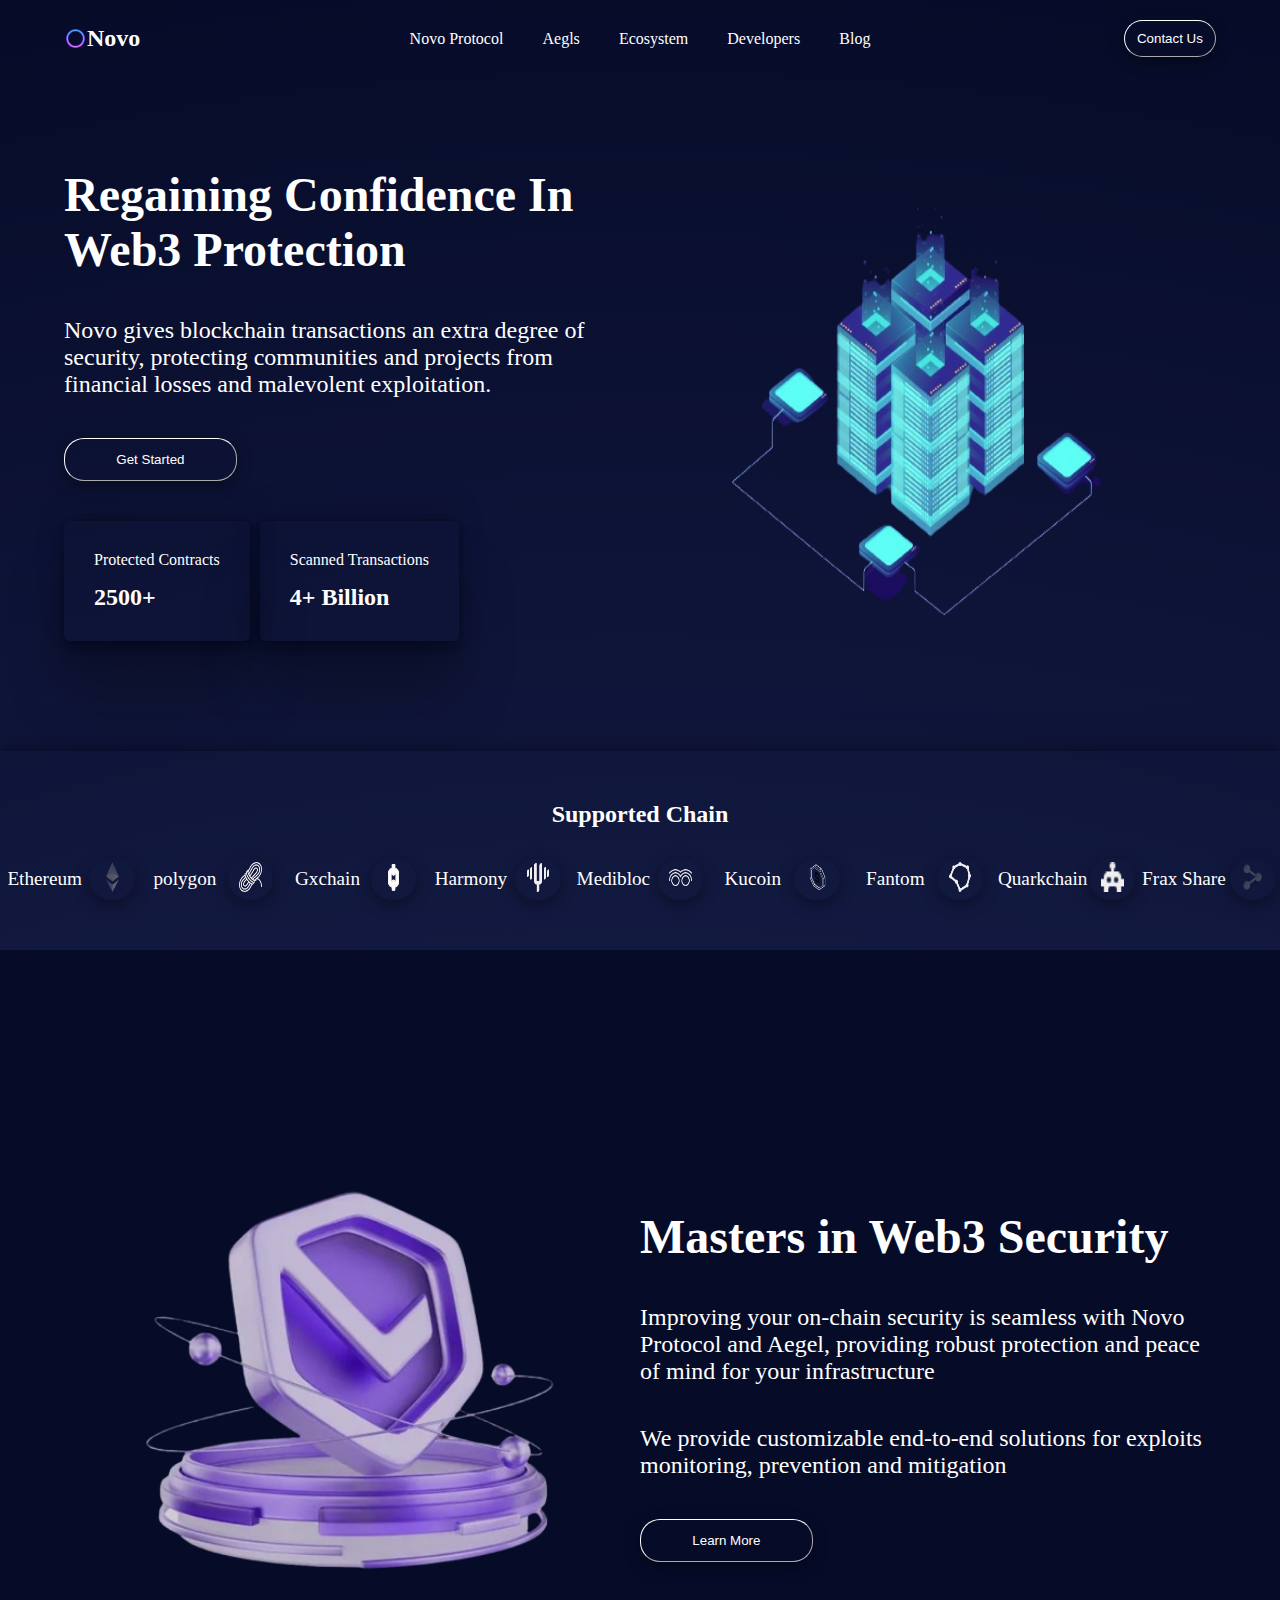
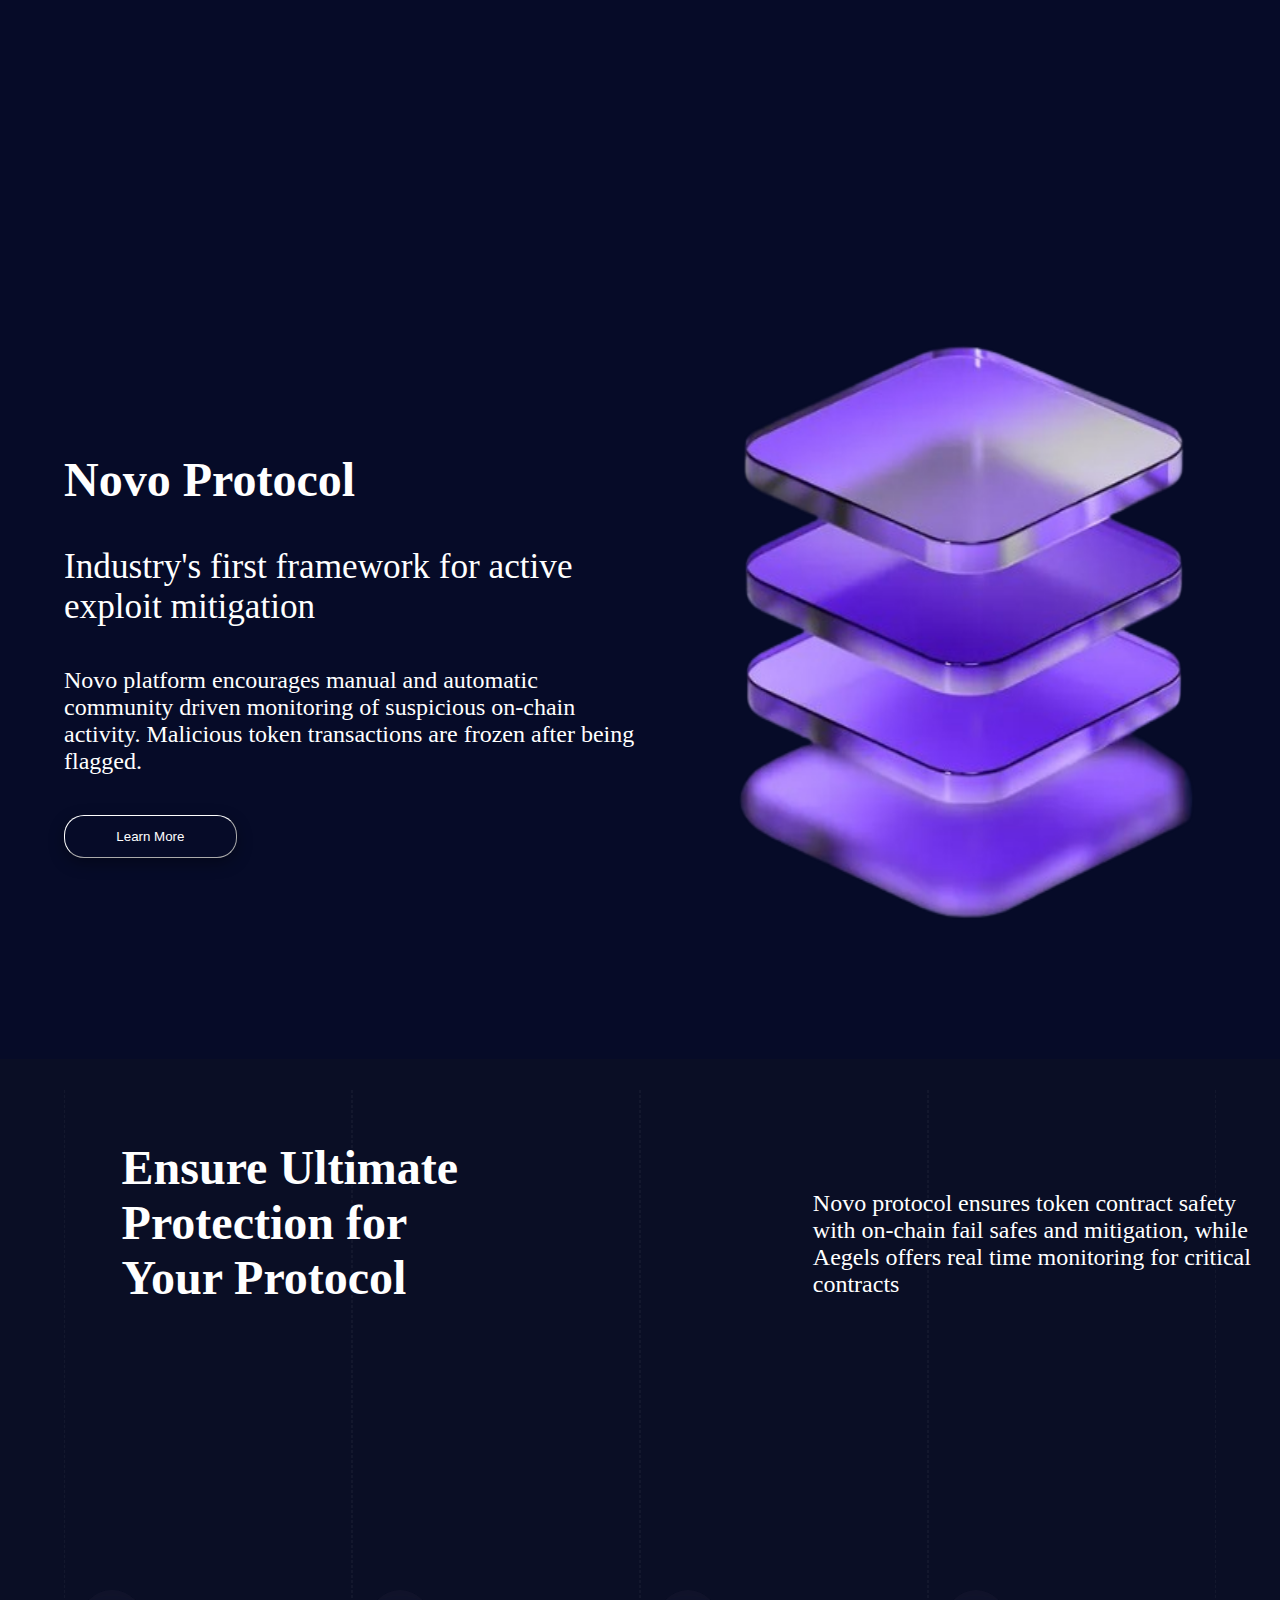
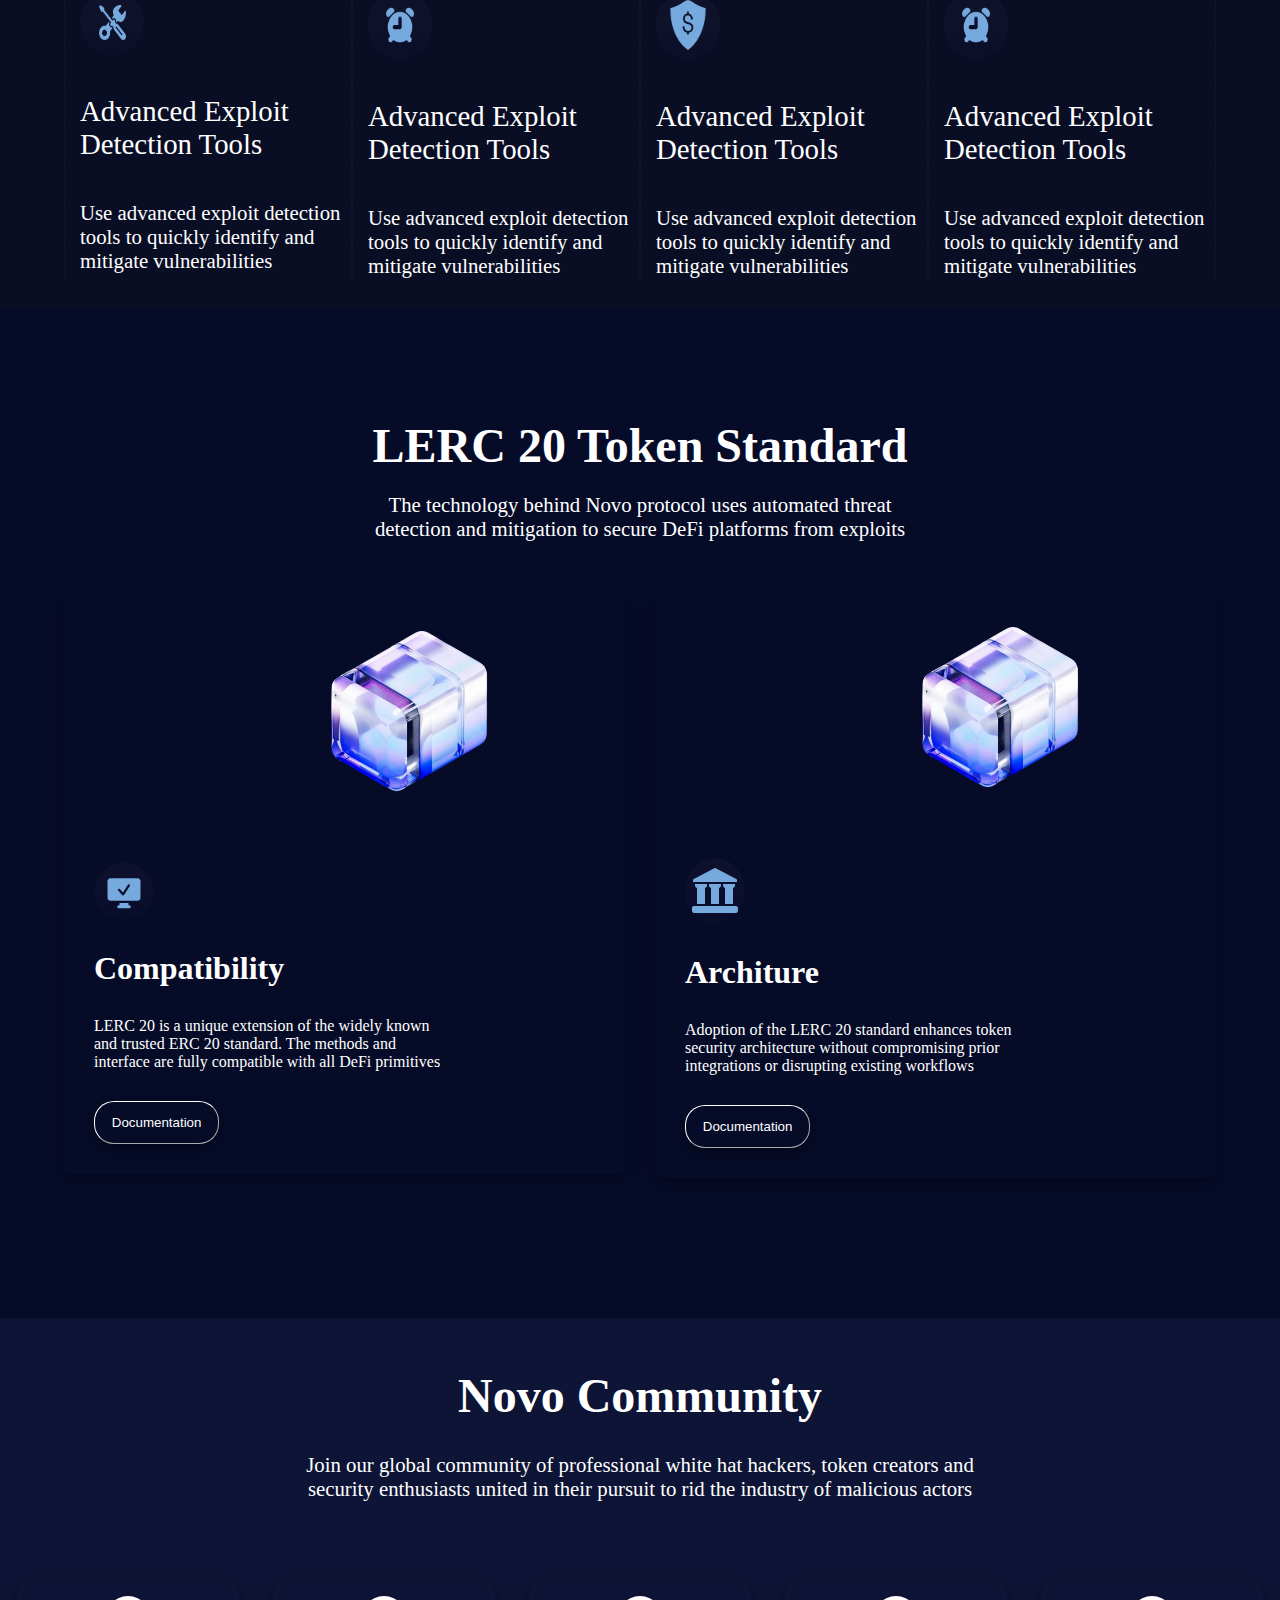
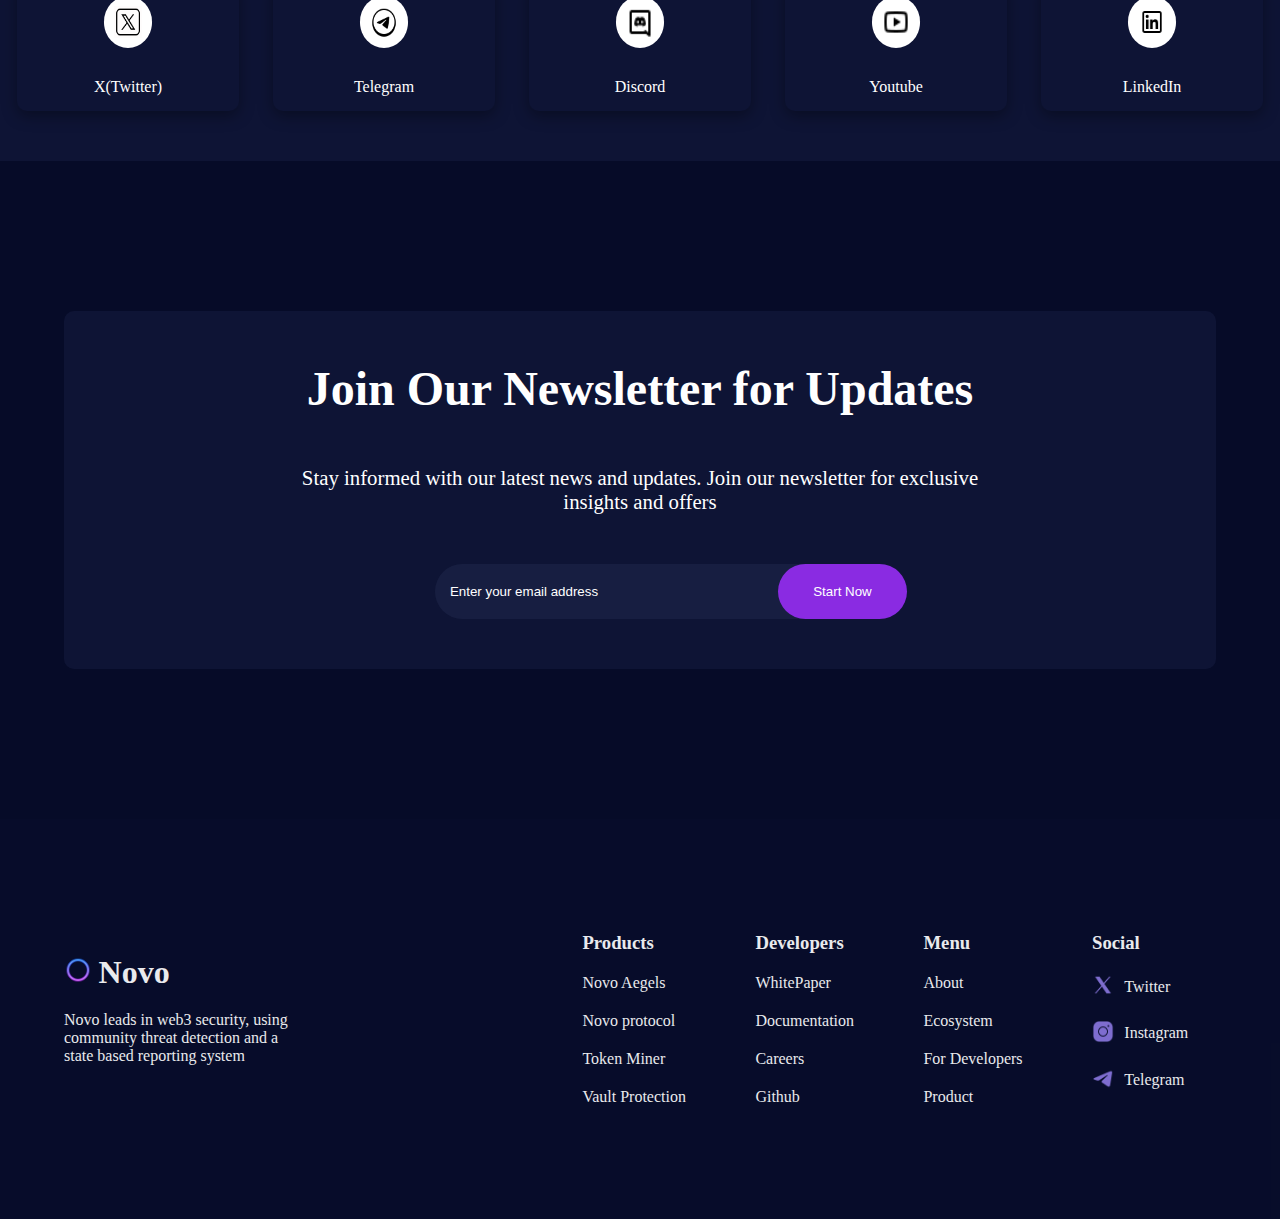
<file: index.html>
<!DOCTYPE html>
<html lang="en">
  <head>
    <meta charset="UTF-8" />
    <meta name="viewport" content="width=device-width, initial-scale=1.0" />
    <title>Document</title>
    <link rel="stylesheet" href="style.css" />
  </head>
  <body>
    <section>
      <!-- navbar starts here -->
      <nav>
        <header>
          <img src="logo.png" alt="" />
          <h2>Novo</h2>
        </header>
        <ul>
          <li>Novo Protocol</li>
          <li>Aegls</li>
          <li>Ecosystem</li>
          <li>Developers</li>
          <li>Blog</li>
        </ul>
        <button>Contact Us</button>
        <div class="hamburger" id="hamburger">&#9776;</div>
      </nav>
      <!-- navbar ends here -->
      <!-- sidenav starts here -->
      <div class="sidebar" id="sidebar">
        <div class="close-btn" id="closeBtn">&times;</div>
        <a href="#">Novo Protocol</a>
        <a href="#">Aegls</a>
        <a href="#">Ecosystem</a>
        <a href="#">Developers</a>
        <a href="#">Blogs</a>
        <div class="sidebar-buttons">
          <button class="register">Contact Us</button>
        </div>
      </div>
      <!-- sidenav ends here -->
      <!-- second section starts here -->
      <div class="section1">
        <div class="second-section">
          <div class="text">
            <h1>Regaining Confidence In Web3 Protection</h1>
            <p>
              Novo gives blockchain transactions an extra degree of security,
              protecting communities and projects from financial losses and
              malevolent exploitation.
            </p>
            <button>Get Started</button>
            <div class="group">
              <div class="numbers">
                <span>Protected Contracts</span>
                <h2>2500+</h2>
              </div>
              <div class="numbers">
                <span>Scanned Transactions</span>
                <h2>4+ Billion</h2>
              </div>
            </div>
          </div>
          <div class="text-image">
            <img src="image4.png" alt="" />
          </div>
        </div>
      </div>

      <div class="group-chains">
        <h2>Supported Chain</h2>
        <div class="chains">
          <div class="single">
            <p>Ethereum</p>
            <div class="round">
              <img src="icons8-ethereum-48.png" alt="" />
            </div>
          </div>
          <div class="single">
            <p>polygon</p>
            <div class="round">
              <img src="icons8-rope-50.png" alt="" />
            </div>
          </div>
          <div class="single">
            <p>Gxchain</p>
            <div class="round">
              <img src="icons8-chain-intermediate-48.png" alt="" />
            </div>
          </div>
          <div class="single">
            <p>Harmony</p>
            <div class="round">
              <img src="icons8-harmony-48.png" alt="" />
            </div>
          </div>
          <div class="single">
            <p>Medibloc</p>
            <div class="round">
              <img src="icons8-two-finger-double-tap-50.png" alt="" />
            </div>
          </div>
          <div class="single">
            <p>Kucoin</p>
            <div class="round">
              <img src="icons8-coin-50.png" alt="" />
            </div>
          </div>
          <div class="single">
            <p>Fantom</p>
            <div class="round">
              <img src="icons8-radar-plot-50.png" alt="" />
            </div>
          </div>
          <div class="single">
            <p>Quarkchain</p>
            <div class="round">
              <img src="icons8-bot-16.png" alt="" />
            </div>
          </div>
          <div class="single">
            <p>Frax Share</p>
            <div class="round">
              <img src="icons8-share-48.png" alt="" />
            </div>
          </div>
        </div>
      </div>
      <!-- second section ends here -->
      <!-- div.leaders starts here -->
      <div class="section">
        <div class="leaders">
          <div class="leaderImage">
            <img src="image1.png" alt="" />
          </div>
          <div class="leaderText">
            <h1>Masters in Web3 Security</h1>
            <p>
              Improving your on-chain security is seamless with Novo Protocol
              and Aegel, providing robust protection and peace of mind for your
              infrastructure
            </p>
            <p>
              We provide customizable end-to-end solutions for exploits
              monitoring, prevention and mitigation
            </p>
            <button>Learn More</button>
          </div>
        </div>
      </div>

      <!-- div.leaders ends here -->
      <!-- div.protocol starts here -->
      <div class="section">
        <div class="protocol">
          <div class="protocolText">
            <h1>Novo Protocol</h1>
            <span
              >Industry's first framework for active exploit mitigation</span
            >
            <p>
              Novo platform encourages manual and automatic community driven
              monitoring of suspicious on-chain activity. Malicious token
              transactions are frozen after being flagged.
            </p>
            <button>Learn More</button>
          </div>
          <div class="protocolImage">
            <img src="image2.png" alt="" />
          </div>
        </div>
      </div>
      <!-- div.protocol ends here -->
      <!-- div.thirdSection starts here -->
      <div class="section3">
        <div class="cover"></div>
        <div class="thirdSection">
          <div class="ultimateText">
            <h1>Ensure Ultimate Protection for Your Protocol</h1>
            <p>
              <span></span>
              Novo protocol ensures token contract safety with on-chain fail
              safes and mitigation, while Aegels offers real time monitoring for
              critical contracts
            </p>
          </div>

          <div class="ultimate">
            <div class="card">
              <div class="drop"></div>
              <div class="iconContainer2">
                <img src="tools.png" alt="" class="tools" />
              </div>
              <span> Advanced Exploit Detection Tools </span>
              <p>
                Use advanced exploit detection tools to quickly identify and
                mitigate vulnerabilities
              </p>
            </div>
            <div class="card">
              <div class="drop"></div>
              <div class="iconContainer">
                <img src="clock.png" alt="" />
              </div>
              <span> Advanced Exploit Detection Tools </span>
              <p>
                Use advanced exploit detection tools to quickly identify and
                mitigate vulnerabilities
              </p>
            </div>
            <div class="card">
              <div class="drop"></div>
              <div class="iconContainer">
                <img src="shield.png" alt="" />
              </div>
              <span> Advanced Exploit Detection Tools </span>
              <p>
                Use advanced exploit detection tools to quickly identify and
                mitigate vulnerabilities
              </p>
            </div>
            <div class="card">
              <div class="drop"></div>
              <div class="iconContainer">
                <img src="clock.png" alt="" />
              </div>
              <span> Advanced Exploit Detection Tools </span>
              <p>
                Use advanced exploit detection tools to quickly identify and
                mitigate vulnerabilities
              </p>
            </div>
          </div>
        </div>
      </div>

      <!-- div.thirdSection ends here -->
      <!-- div.standard starts here -->
      <div class="section">
        <div class="standard">
          <div class="standardText">
            <h1>LERC 20 Token Standard</h1>
            <p>
              The technology behind Novo protocol uses automated threat
              detection and mitigation to secure DeFi platforms from exploits
            </p>
          </div>
          <div class="standardGroup">
            <div class="standardCards">
              <div class="firstImage">
                <img src="image3.png" alt="" />
              </div>
              <div class="secondImage">
                <img src="system-information-48.png" alt="" />
              </div>
              <h1>Compatibility</h1>
              <p>
                LERC 20 is a unique extension of the widely known and trusted
                ERC 20 standard. The methods and interface are fully compatible
                with all DeFi primitives
              </p>
              <button>Documentation</button>
            </div>
            <div class="standardCards">
              <div class="firstImage">
                <img src="image3.png" alt="" />
              </div>
              <div class="secondImage3">
                <img
                  src="icons8-architecture-50.png"
                  alt=""
                  class="image3"
                />
              </div>
              <h1>Architure</h1>
              <p>
                Adoption of the LERC 20 standard enhances token security
                architecture without compromising prior integrations or
                disrupting existing workflows
              </p>
              <button>Documentation</button>
            </div>
          </div>
        </div>
      </div>
      <!-- div.standard ends here -->
      <!-- div.socials starts here -->
      <div class="section4">
        <!-- <div class="first-container"> -->
        <div class="socials">
          <div class="socialsText">
            <h1>Novo Community</h1>
            <p>
              Join our global community of professional white hat hackers, token
              creators and security enthusiasts united in their pursuit to rid
              the industry of malicious actors
            </p>
          </div>
          <div class="socialGroup">
            <div class="groupCard">
              <div class="socialIcon">
                <img src="black twitter.png" alt="" />
              </div>
              <span>X(Twitter)</span>
            </div>
            <div class="groupCard">
              <div class="socialIcon">
                <img src="black-telegram.png" alt="" />
              </div>
              <span>Telegram</span>
            </div>
            <div class="groupCard">
              <div class="socialIcon">
                <img src="-discord.png" alt="" />
              </div>
              <span>Discord</span>
            </div>
            <div class="groupCard">
              <div class="socialIcon">
                <img src="black-youtube.png" alt="" />
              </div>
              <span>Youtube</span>
            </div>
            <div class="groupCard">
              <div class="socialIcon">
                <img src="black-linkedin.png" alt="" />
              </div>
              <span>LinkedIn</span>
            </div>
          </div>
        </div>
        <!-- </div> -->
        <!-- div.socials ends here -->
        <!-- div.newsletter starts here -->
        <div class="newsletter">
          <h1>Join Our Newsletter for Updates</h1>
          <p>
            Stay informed with our latest news and updates. Join our newsletter
            for exclusive insights and offers
          </p>
          <form action="">
            <input type="text" placeholder="Enter your email address" />
            <button>Start Now</button>
          </form>
        </div>
        <!-- div.newsletter ends here -->
        <!-- footer starts here -->

        <footer>
          <div class="cover2"></div>
          <div class="footerText">
            <div class="firstText">
              <header>
                <div class="logo">
                  <img src="logo.png" alt="" />
                </div>
                <h1>Novo</h1>
              </header>
              <p>
                Novo leads in web3 security, using community threat detection
                and a state based reporting system
              </p>
              <div></div>
            </div>
            <div class="secondText">
              <div class="texts">
                <h3>Products</h3>
                <p>Novo Aegels</p>
                <p>Novo protocol</p>
                <p>Token Miner</p>
                <p>Vault Protection</p>
              </div>
              <div class="texts">
                <h3>Developers</h3>
                <p>WhitePaper</p>
                <p>Documentation</p>
                <p>Careers</p>
                <p>Github</p>
              </div>
              <div class="texts">
                <h3>Menu</h3>
                <p>About</p>
                <p>Ecosystem</p>
                <p>For Developers</p>
                <p>Product</p>
              </div>
              <div class="texts">
                <h3>Social</h3>
                <span>
                  <div class="socialLogo">
                    <img src="purple-twitter.png" alt="" />
                  </div>
                  <p>Twitter</p>
                </span>
                <span>
                  <div class="socialLogo">
                    <img src="purple-insta.png" alt="" />
                  </div>
                  <p>Instagram</p>
                </span>
                <span>
                  <div class="socialLogo">
                    <img src="purple-telegram.png" alt="" />
                  </div>
                  <p>Telegram</p>
                </span>
              </div>
            </div>
          </div>
        </footer>
      </div>
      <!-- footer ends here -->
    </section>
    <script>
      const hamburger = document.getElementById("hamburger");
      const sidebar = document.getElementById("sidebar");
      const closeBtn = document.getElementById("closeBtn");

      hamburger.addEventListener("click", () => {
        sidebar.style.right = "0";
        document.body.classList.add("no-scroll");
      });

      closeBtn.addEventListener("click", () => {
        sidebar.style.right = "-100%";
        document.body.classList.remove("no-scroll");
      });
    </script>
  </body>
</html>
</file>
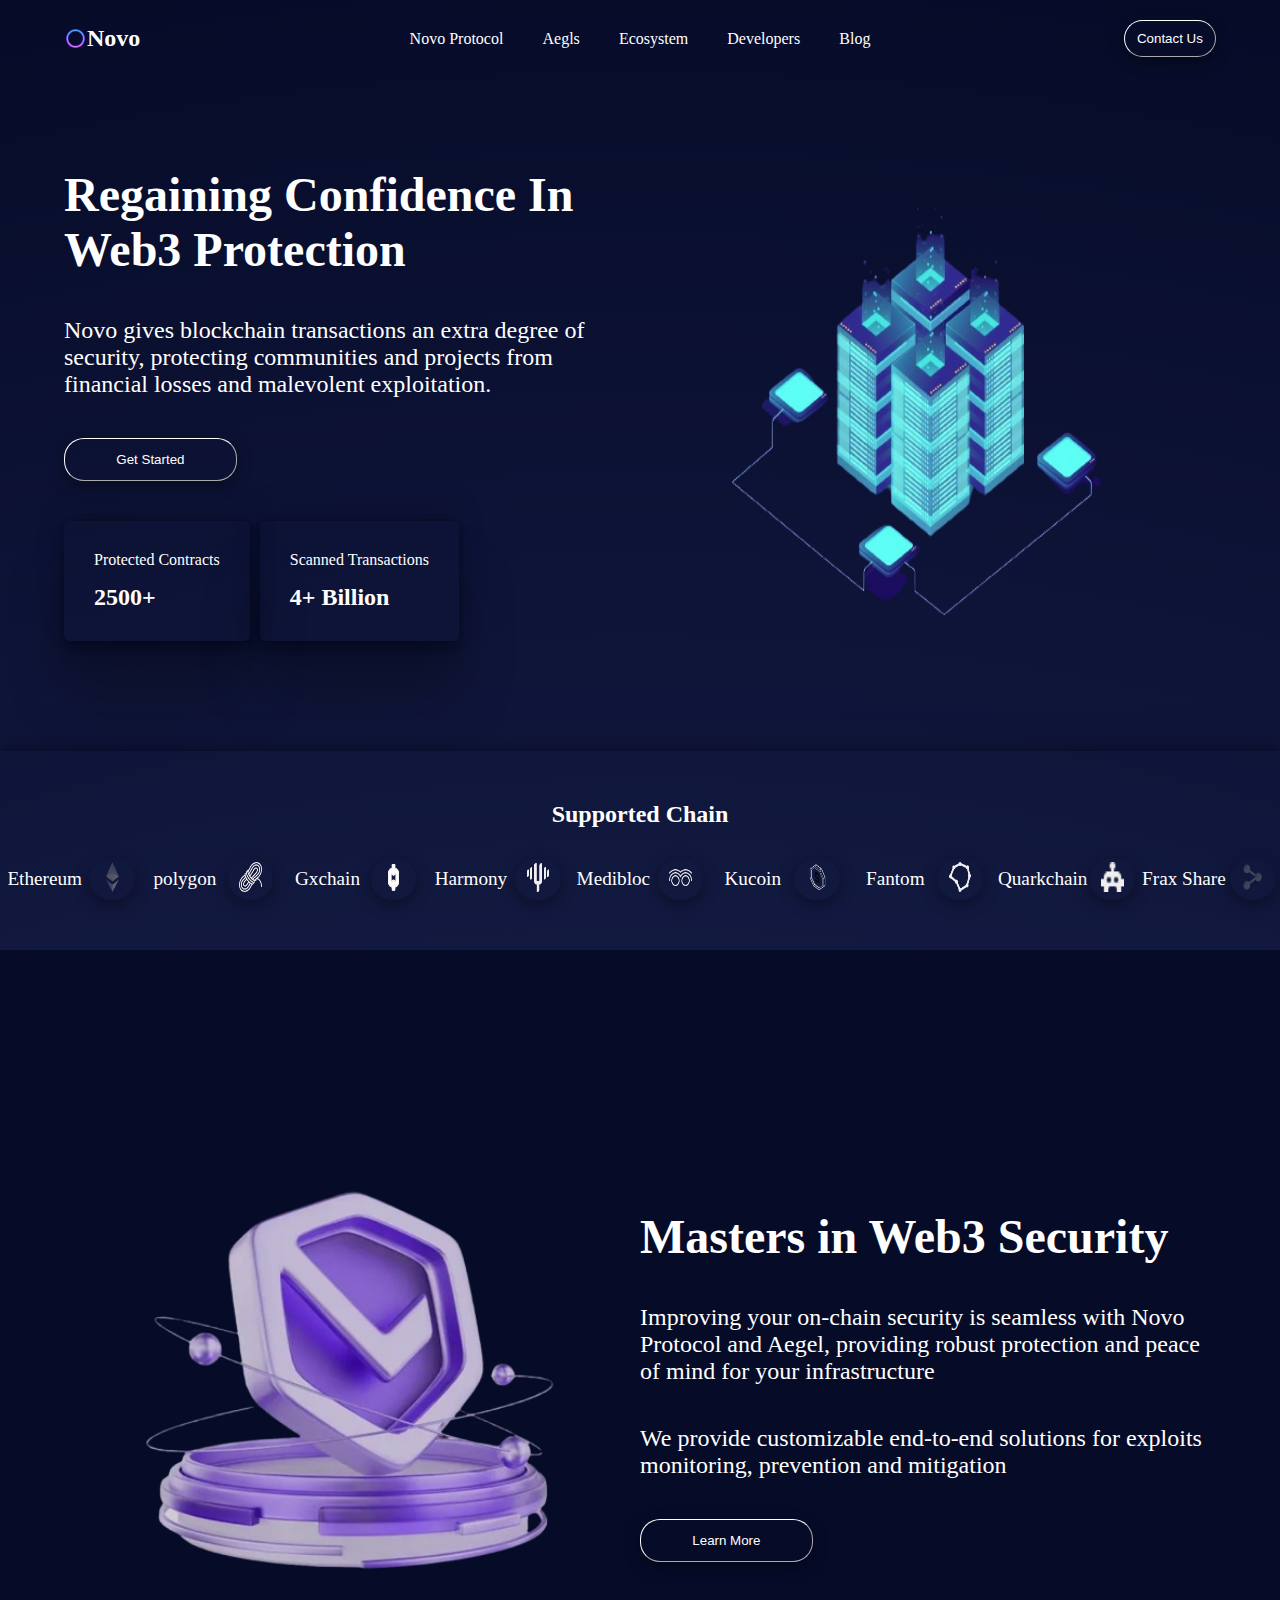
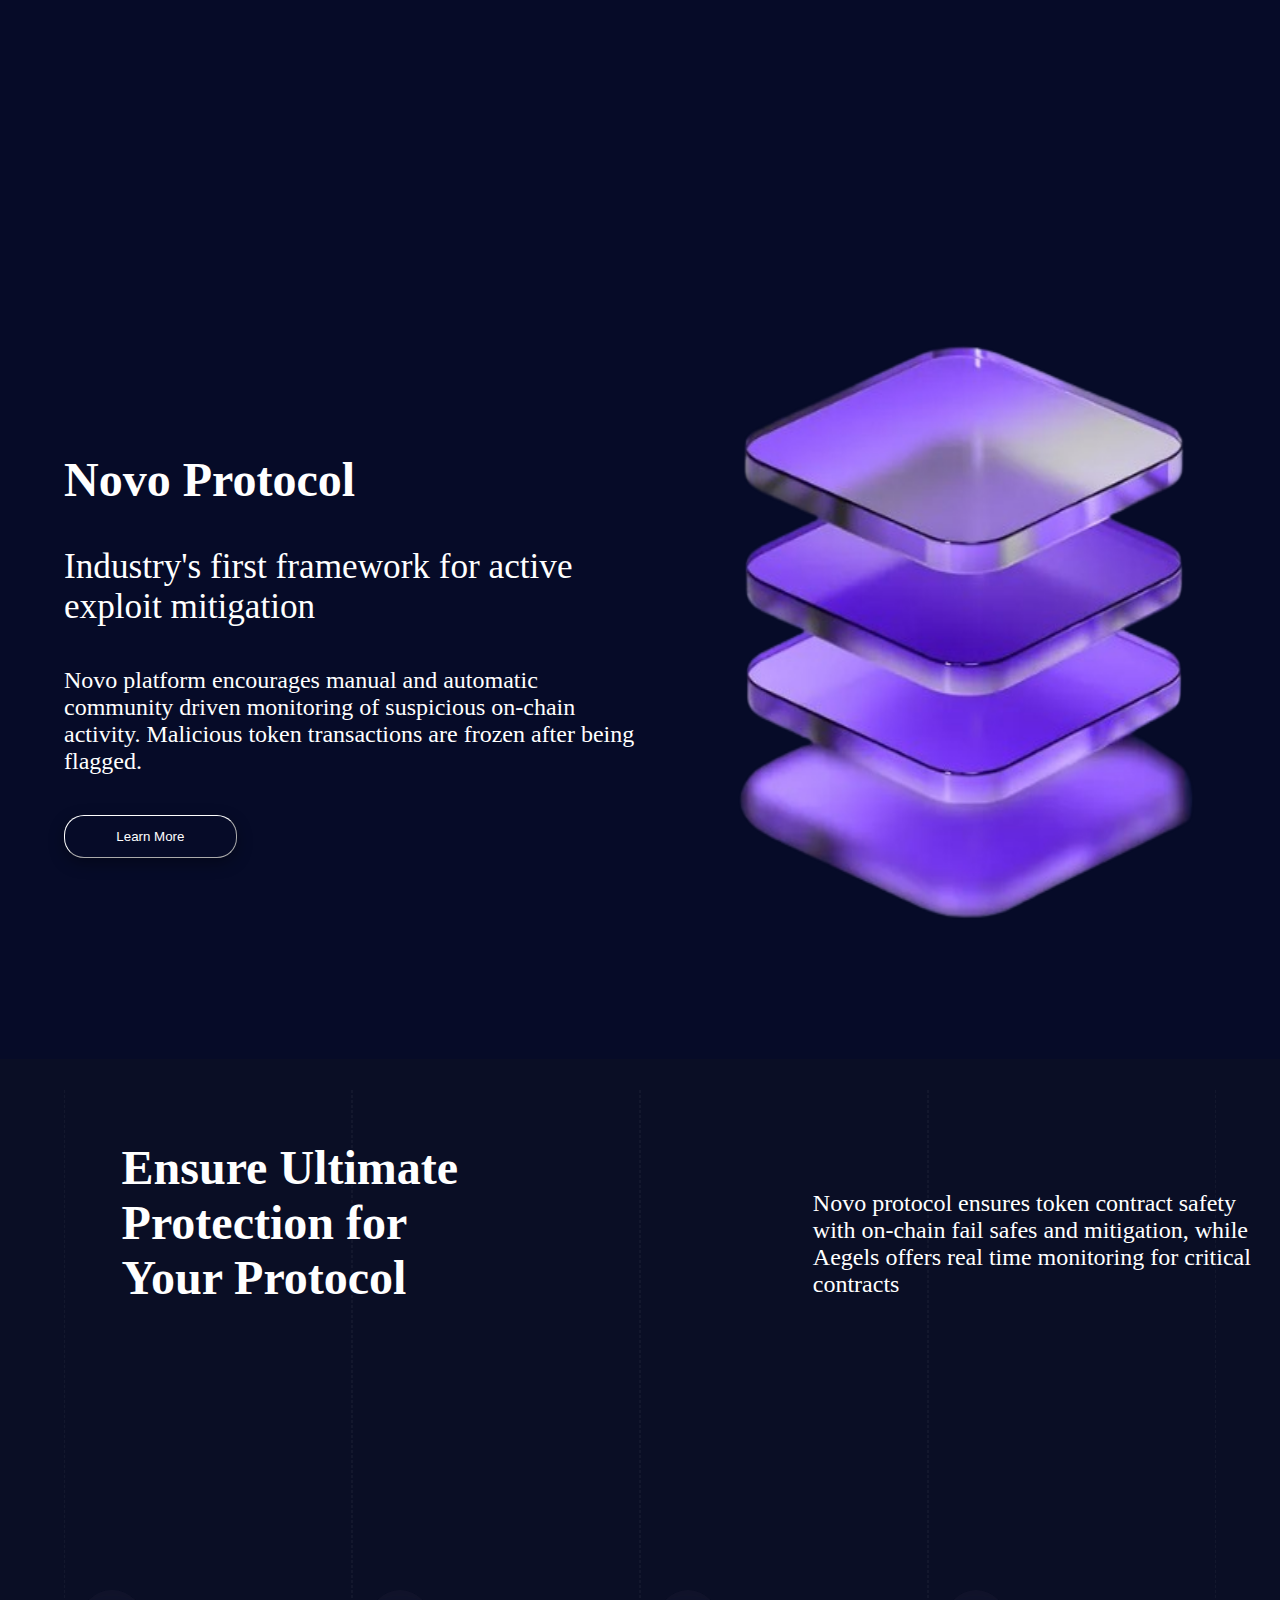
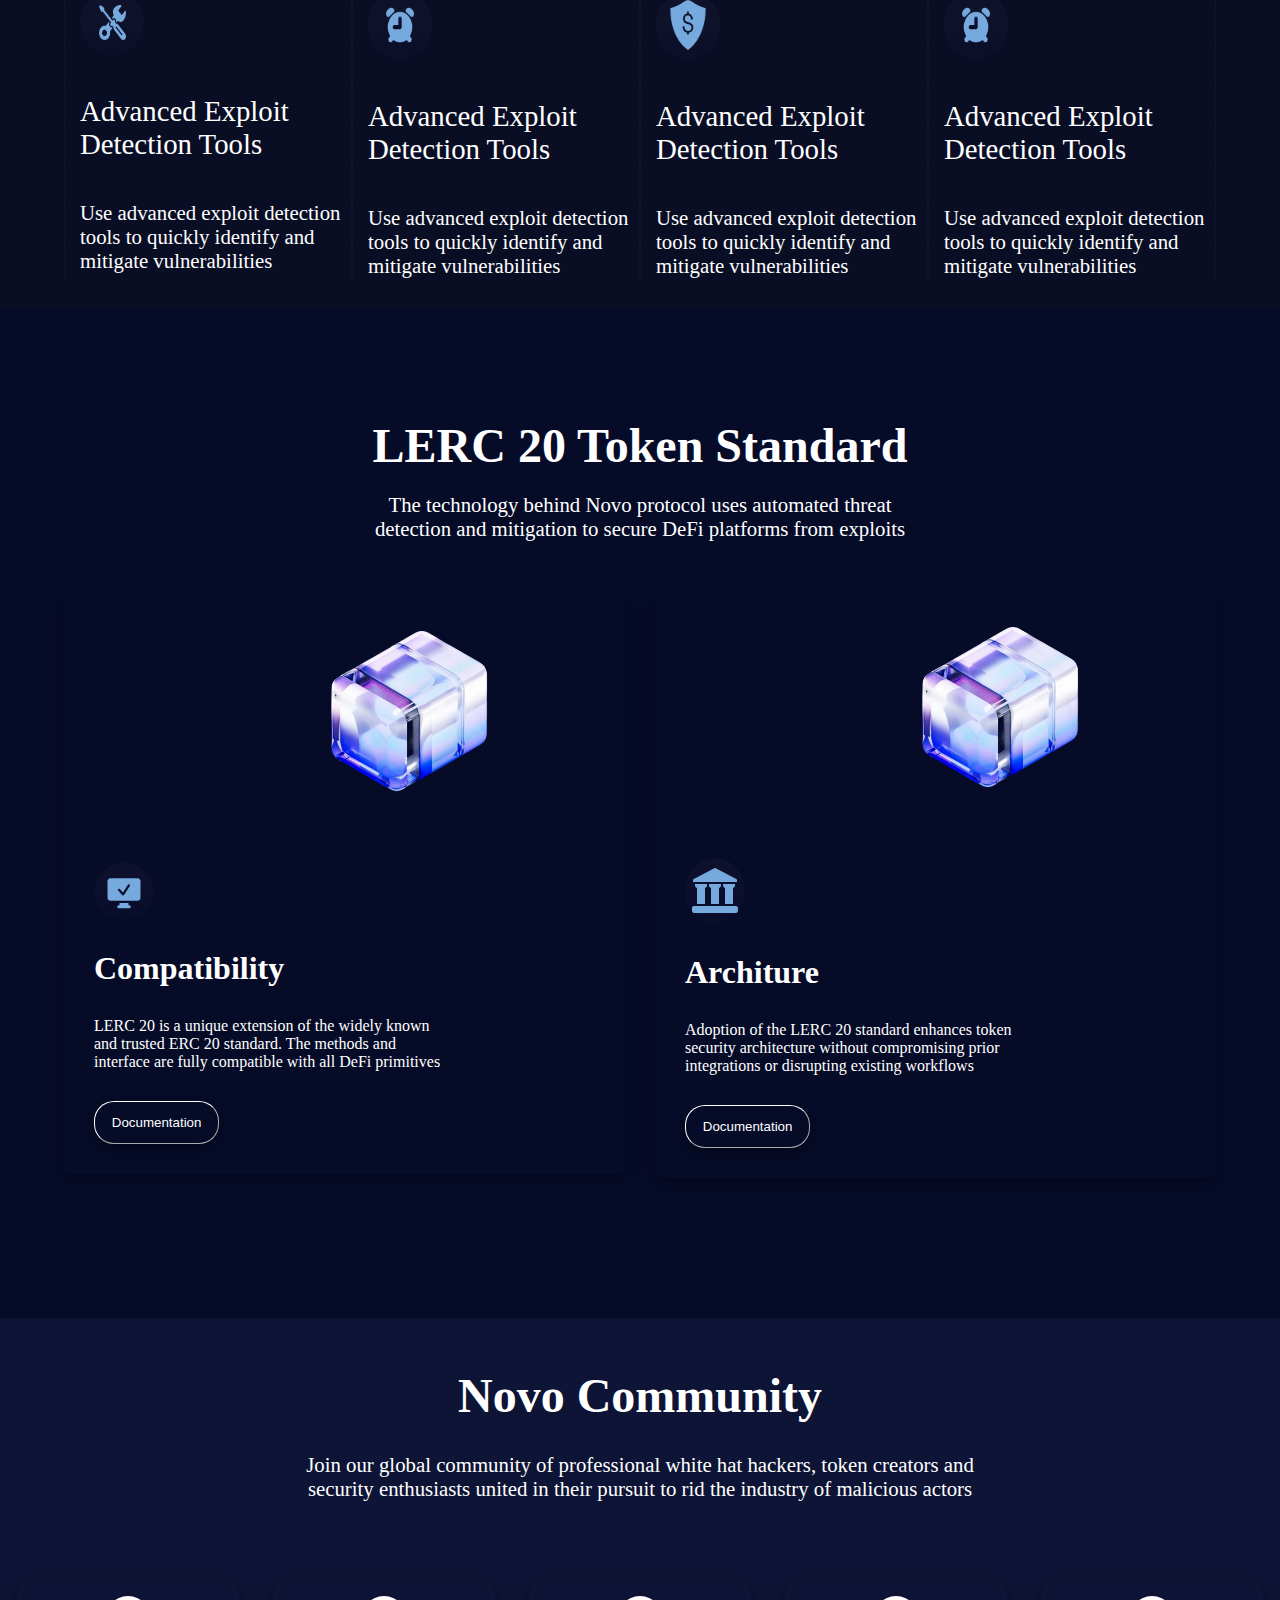
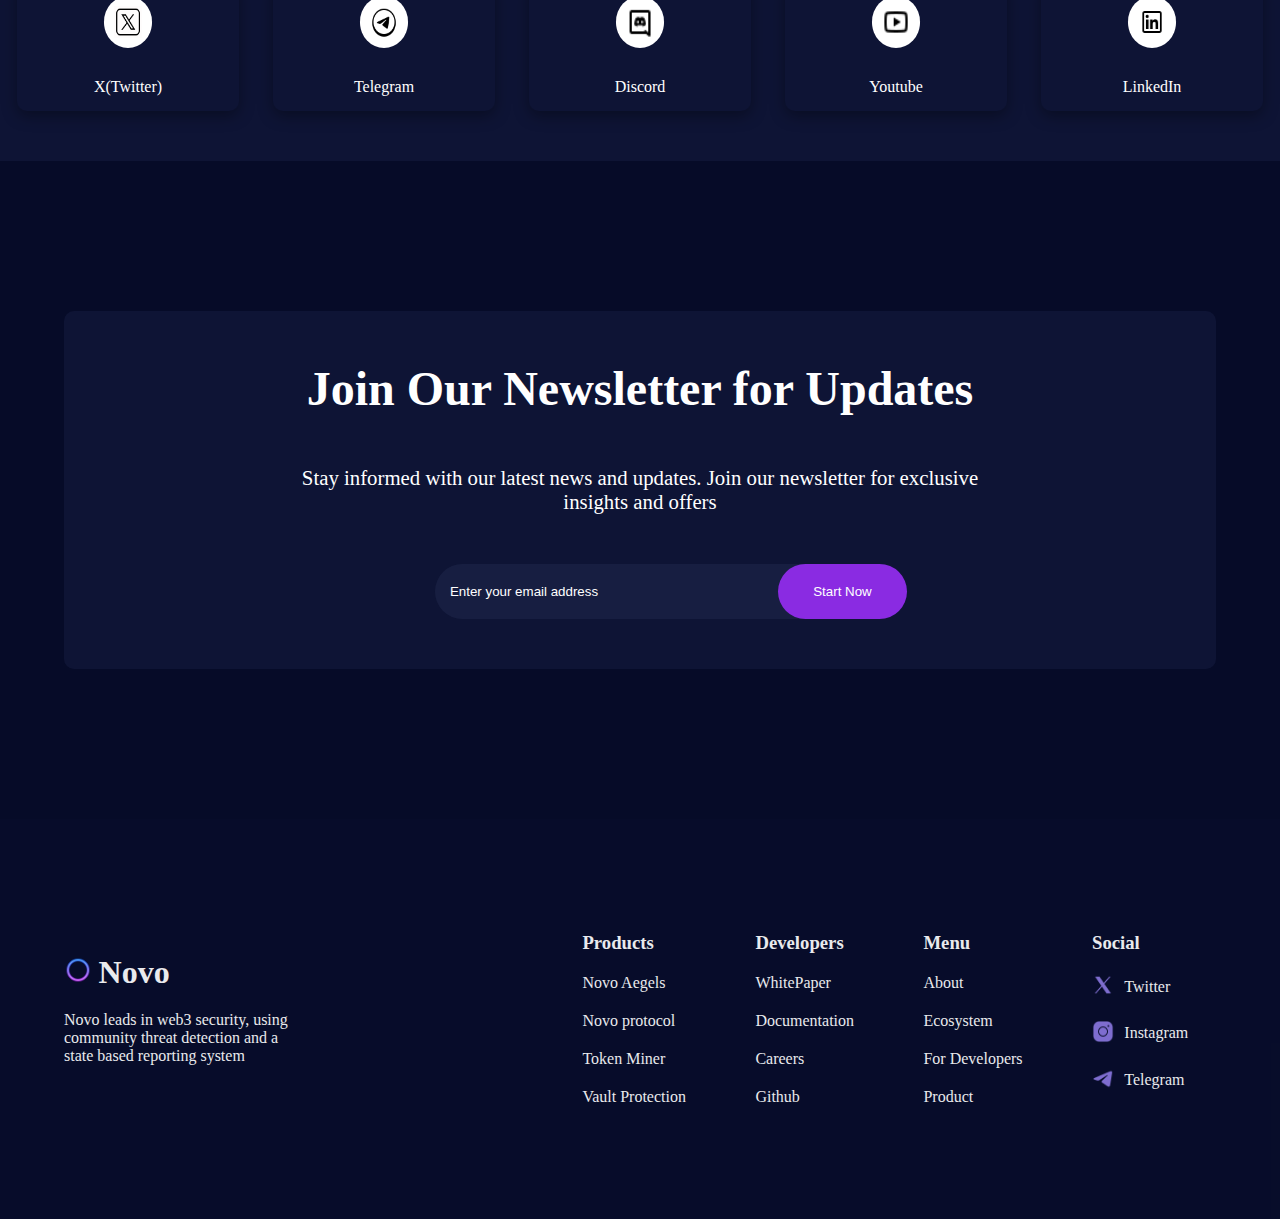
<file: novo2.html>
<!DOCTYPE html>
<html lang="en">
  <head>
    <meta charset="UTF-8" />
    <meta name="viewport" content="width=device-width, initial-scale=1.0" />
    <title>Document</title>
    <link rel="stylesheet" href="style2.css" />
  </head>
  <body>
    <section>
      <!-- navbar starts here -->
      <nav>
        <header>
          <img src="images/logo.png" alt="" />
          <h2>Novo</h2>
        </header>
        <ul>
          <li>Novo Protocol</li>
          <li>Aegls</li>
          <li>Ecosystem</li>
          <li>Developers</li>
          <li>Blog</li>
        </ul>
        <button>Contact Us</button>
        <div class="hamburger" id="hamburger">&#9776;</div>
      </nav>
      <!-- navbar ends here -->
      <!-- sidenav starts here -->
      <div class="sidebar" id="sidebar">
        <div class="close-btn" id="closeBtn">&times;</div>
        <a href="#">Novo Protocol</a>
        <a href="#">Aegls</a>
        <a href="#">Ecosystem</a>
        <a href="#">Developers</a>
        <a href="#">Blogs</a>
        <div class="sidebar-buttons">
          <button class="register">Contact Us</button>
        </div>
      </div>
      <!-- sidenav ends here -->
      <!-- second section starts here -->
      <div class="section1">
        <div class="second-section">
          <div class="text">
            <h1>Regaining Confidence In Web3 Protection</h1>
            <p>
              Novo gives blockchain transactions an extra degree of security,
              protecting communities and projects from financial losses and
              malevolent exploitation.
            </p>
            <button>Get Started</button>
            <div class="group">
              <div class="numbers">
                <span>Protected Contracts</span>
                <h2>2500+</h2>
              </div>
              <div class="numbers">
                <span>Scanned Transactions</span>
                <h2>4+ Billion</h2>
              </div>
            </div>
          </div>
          <div class="text-image">
            <img src="images/image4.png" alt="" />
          </div>
        </div>
      </div>

      <div class="group-chains">
        <h2>Supported Chain</h2>
        <div class="chains">
          <div class="single">
            <p>Ethereum</p>
            <div class="round">
              <img src="images/icons8-ethereum-48.png" alt="" />
            </div>
          </div>
          <div class="single">
            <p>polygon</p>
            <div class="round">
              <img src="images/icons8-rope-50.png" alt="" />
            </div>
          </div>
          <div class="single">
            <p>Gxchain</p>
            <div class="round">
              <img src="images/icons8-chain-intermediate-48.png" alt="" />
            </div>
          </div>
          <div class="single">
            <p>Harmony</p>
            <div class="round">
              <img src="images/icons8-harmony-48.png" alt="" />
            </div>
          </div>
          <div class="single">
            <p>Medibloc</p>
            <div class="round">
              <img src="images/icons8-two-finger-double-tap-50.png" alt="" />
            </div>
          </div>
          <div class="single">
            <p>Kucoin</p>
            <div class="round">
              <img src="images/icons8-coin-50.png" alt="" />
            </div>
          </div>
          <div class="single">
            <p>Fantom</p>
            <div class="round">
              <img src="images/icons8-radar-plot-50.png" alt="" />
            </div>
          </div>
          <div class="single">
            <p>Quarkchain</p>
            <div class="round">
              <img src="images/icons8-bot-16.png" alt="" />
            </div>
          </div>
          <div class="single">
            <p>Frax Share</p>
            <div class="round">
              <img src="images/icons8-share-48.png" alt="" />
            </div>
          </div>
        </div>
      </div>
      <!-- second section ends here -->
      <!-- div.leaders starts here -->
      <div class="section">
        <div class="leaders">
          <div class="leaderImage">
            <img src="images/image1.png" alt="" />
          </div>
          <div class="leaderText">
            <h1>Masters in Web3 Security</h1>
            <p>
              Improving your on-chain security is seamless with Novo Protocol
              and Aegel, providing robust protection and peace of mind for your
              infrastructure
            </p>
            <p>
              We provide customizable end-to-end solutions for exploits
              monitoring, prevention and mitigation
            </p>
            <button>Learn More</button>
          </div>
        </div>
      </div>

      <!-- div.leaders ends here -->
      <!-- div.protocol starts here -->
      <div class="section">
        <div class="protocol">
          <div class="protocolText">
            <h1>Novo Protocol</h1>
            <span
              >Industry's first framework for active exploit mitigation</span
            >
            <p>
              Novo platform encourages manual and automatic community driven
              monitoring of suspicious on-chain activity. Malicious token
              transactions are frozen after being flagged.
            </p>
            <button>Learn More</button>
          </div>
          <div class="protocolImage">
            <img src="images/image2.png" alt="" />
          </div>
        </div>
      </div>
      <!-- div.protocol ends here -->
      <!-- div.thirdSection starts here -->
      <div class="section3">
        <div class="cover"></div>
        <div class="thirdSection">
          <div class="ultimateText">
            <h1>Ensure Ultimate Protection for Your Protocol</h1>
            <p>
              <span></span>
              Novo protocol ensures token contract safety with on-chain fail
              safes and mitigation, while Aegels offers real time monitoring for
              critical contracts
            </p>
          </div>

          <div class="ultimate">
            <div class="card">
              <div class="drop"></div>
              <div class="iconContainer2">
                <img src="images/tools.png" alt="" class="tools" />
              </div>
              <span> Advanced Exploit Detection Tools </span>
              <p>
                Use advanced exploit detection tools to quickly identify and
                mitigate vulnerabilities
              </p>
            </div>
            <div class="card">
              <div class="drop"></div>
              <div class="iconContainer">
                <img src="images/clock.png" alt="" />
              </div>
              <span> Advanced Exploit Detection Tools </span>
              <p>
                Use advanced exploit detection tools to quickly identify and
                mitigate vulnerabilities
              </p>
            </div>
            <div class="card">
              <div class="drop"></div>
              <div class="iconContainer">
                <img src="images/shield.png" alt="" />
              </div>
              <span> Advanced Exploit Detection Tools </span>
              <p>
                Use advanced exploit detection tools to quickly identify and
                mitigate vulnerabilities
              </p>
            </div>
            <div class="card">
              <div class="drop"></div>
              <div class="iconContainer">
                <img src="images/clock.png" alt="" />
              </div>
              <span> Advanced Exploit Detection Tools </span>
              <p>
                Use advanced exploit detection tools to quickly identify and
                mitigate vulnerabilities
              </p>
            </div>
          </div>
        </div>
      </div>

      <!-- div.thirdSection ends here -->
      <!-- div.standard starts here -->
      <div class="section">
        <div class="standard">
          <div class="standardText">
            <h1>LERC 20 Token Standard</h1>
            <p>
              The technology behind Novo protocol uses automated threat
              detection and mitigation to secure DeFi platforms from exploits
            </p>
          </div>
          <div class="standardGroup">
            <div class="standardCards">
              <div class="firstImage">
                <img src="images/image3.png" alt="" />
              </div>
              <div class="secondImage">
                <img src="images/system-information-48.png" alt="" />
              </div>
              <h1>Compatibility</h1>
              <p>
                LERC 20 is a unique extension of the widely known and trusted
                ERC 20 standard. The methods and interface are fully compatible
                with all DeFi primitives
              </p>
              <button>Documentation</button>
            </div>
            <div class="standardCards">
              <div class="firstImage">
                <img src="images/image3.png" alt="" />
              </div>
              <div class="secondImage3">
                <img
                  src="images/icons8-architecture-50.png"
                  alt=""
                  class="image3"
                />
              </div>
              <h1>Architure</h1>
              <p>
                Adoption of the LERC 20 standard enhances token security
                architecture without compromising prior integrations or
                disrupting existing workflows
              </p>
              <button>Documentation</button>
            </div>
          </div>
        </div>
      </div>
      <!-- div.standard ends here -->
      <!-- div.socials starts here -->
      <div class="section4">
        <!-- <div class="first-container"> -->
        <div class="socials">
          <div class="socialsText">
            <h1>Novo Community</h1>
            <p>
              Join our global community of professional white hat hackers, token
              creators and security enthusiasts united in their pursuit to rid
              the industry of malicious actors
            </p>
          </div>
          <div class="socialGroup">
            <div class="groupCard">
              <div class="socialIcon">
                <img src="images/black twitter.png" alt="" />
              </div>
              <span>X(Twitter)</span>
            </div>
            <div class="groupCard">
              <div class="socialIcon">
                <img src="images/black-telegram.png" alt="" />
              </div>
              <span>Telegram</span>
            </div>
            <div class="groupCard">
              <div class="socialIcon">
                <img src="images/-discord.png" alt="" />
              </div>
              <span>Discord</span>
            </div>
            <div class="groupCard">
              <div class="socialIcon">
                <img src="images/black-youtube.png" alt="" />
              </div>
              <span>Youtube</span>
            </div>
            <div class="groupCard">
              <div class="socialIcon">
                <img src="images/black-linkedin.png" alt="" />
              </div>
              <span>LinkedIn</span>
            </div>
          </div>
        </div>
        <!-- </div> -->
        <!-- div.socials ends here -->
        <!-- div.newsletter starts here -->
        <div class="newsletter">
          <h1>Join Our Newsletter for Updates</h1>
          <p>
            Stay informed with our latest news and updates. Join our newsletter
            for exclusive insights and offers
          </p>
          <form action="">
            <input type="text" placeholder="Enter your email address" />
            <button>Start Now</button>
          </form>
        </div>
        <!-- div.newsletter ends here -->
        <!-- footer starts here -->

        <footer>
          <div class="cover2"></div>
          <div class="footerText">
            <div class="firstText">
              <header>
                <div class="logo">
                  <img src="images/logo.png" alt="" />
                </div>
                <h1>Novo</h1>
              </header>
              <p>
                Novo leads in web3 security, using community threat detection
                and a state based reporting system
              </p>
              <div></div>
            </div>
            <div class="secondText">
              <div class="texts">
                <h3>Products</h3>
                <p>Novo Aegels</p>
                <p>Novo protocol</p>
                <p>Token Miner</p>
                <p>Vault Protection</p>
              </div>
              <div class="texts">
                <h3>Developers</h3>
                <p>WhitePaper</p>
                <p>Documentation</p>
                <p>Careers</p>
                <p>Github</p>
              </div>
              <div class="texts">
                <h3>Menu</h3>
                <p>About</p>
                <p>Ecosystem</p>
                <p>For Developers</p>
                <p>Product</p>
              </div>
              <div class="texts">
                <h3>Social</h3>
                <span>
                  <div class="socialLogo">
                    <img src="images/purple-twitter.png" alt="" />
                  </div>
                  <p>Twitter</p>
                </span>
                <span>
                  <div class="socialLogo">
                    <img src="images/purple-insta.png" alt="" />
                  </div>
                  <p>Instagram</p>
                </span>
                <span>
                  <div class="socialLogo">
                    <img src="images/purple-telegram.png" alt="" />
                  </div>
                  <p>Telegram</p>
                </span>
              </div>
            </div>
          </div>
        </footer>
      </div>
      <!-- footer ends here -->
    </section>
    <script>
      const hamburger = document.getElementById("hamburger");
      const sidebar = document.getElementById("sidebar");
      const closeBtn = document.getElementById("closeBtn");

      hamburger.addEventListener("click", () => {
        sidebar.style.right = "0";
        document.body.classList.add("no-scroll");
      });

      closeBtn.addEventListener("click", () => {
        sidebar.style.right = "-100%";
        document.body.classList.remove("no-scroll");
      });
    </script>
  </body>
</html>
</file>
<file: style.css>
h1,
h2,
h3,
h4,
h5,
h6,
p,
* {
  margin: 0;
  padding: 0;
}
section {
  width: 100%;
  height: auto;
  display: flex;
  flex-direction: column;
  align-items: center;
  justify-content: center;
  background: #2c3671;
  background: radial-gradient(
    circle,
    rgba(44, 54, 113, 1) 0%,
    rgba(6, 11, 40, 1) 100%
  );
  /* background-color: #060b28; */
}
/* nav styling starts here */
nav {
  width: 80%;
  height: auto;
  color: white;
  display: flex;
  flex-direction: row;
  justify-content: space-between;
  align-items: center;
  text-align: center;
  padding-top: 20px;
}
nav header {
  display: flex;
  width: 8%;
  flex-direction: row;
  align-items: center;
}
nav header img {
  width: 25%;
}
ul {
  width: 40%;
  list-style: none;
  display: flex;
  flex-direction: row;
  justify-content: space-between;
}
nav button {
  background: none;
  padding: 10px;
  width: 8%;
  border-radius: 20px;
  border-width: 1px;
  color: white;
  border-color: white;
  box-shadow: rgba(0, 0, 0, 0.35) 0px 5px 15px;
}
/* nav styling ends here */
/* sidenav styling */
.sidebar {
  position: fixed;
  top: 0;
  right: -100%;
  width: 250px;
  height: 100vh;
  background: rgb(29, 30, 87);
  box-shadow: -2px 0 10px rgba(0, 0, 0, 0.2);
  transition: right 0.3s ease;
  display: flex;
  flex-direction: column;
  padding: 20px;
  z-index: 1000;
  color: white;
}

.sidebar a {
  margin: 15px 0;
  text-decoration: none;
  color: white;
}

.sidebar-buttons {
  margin-top: auto;
}

.sidebar .register {
  width: 100%;
  height: 35px;
  border-radius: 40px;
  outline: none;
  border: 1px solid white;
  background: none;
  color: white;
  margin-bottom: 30px;
}

.close-btn {
  font-size: 28px;
  align-self: flex-end;
  cursor: pointer;
  margin-bottom: 20px;
}
div.hamburger{
  display: none;
}
/* Prevent scrolling when sidebar is active */
body.no-scroll {
  overflow: hidden;
}
/* second section styling starts here */
div.section1 {
  width: 100%;
  display: flex;
  justify-content: center;
  align-items: center;
  padding: 70px 0;
  /* background: #2c3671;
  background: radial-gradient(
    circle,
    rgba(44, 54, 113, 1) 0%,
    rgba(6, 11, 40, 1) 100%
  ); */
  /* background-color: #060b28; */
}
.second-section {
  width: 80%;
  height: auto;
  display: flex;
  flex-direction: row;
  justify-content: space-between;
  align-items: center;
  color: white;
}
.second-section div.text {
  width: 50%;
  height: auto;
  display: flex;
  flex-direction: column;
  row-gap: 40px;
}
.second-section div.text h1 {
  font-size: 3rem;
}
.second-section div.text p {
  font-size: 1.5rem;
}
.second-section div.text button {
  background: none;
  width: 15%;
  padding: 13px;
  border-radius: 20px;
  border-width: 1px;
  color: white;
  box-shadow: rgba(0, 0, 0, 0.35) 0px 5px 15px;
  border-color: white;
}
div.text div.group {
  display: flex;
  flex-direction: row;
  column-gap: 10px;
}
div.text div.group div.numbers {
  padding: 30px;
  border-radius: 5px;
  display: flex;
  flex-direction: column;
  row-gap: 15px;
  box-shadow: rgba(0, 0, 0, 0.25) 0px 54px 55px,
    rgba(0, 0, 0, 0.12) 0px -12px 30px, rgba(0, 0, 0, 0.12) 0px 4px 6px,
    rgba(0, 0, 0, 0.17) 0px 12px 13px, rgba(0, 0, 0, 0.09) 0px -3px 5px;
}
div.second-section .text-image {
  width: 50%;
  height: auto;
}
.text-image img {
  width: 100%;
  height: 550px;
}
/* second section styling ends here */
/* group chain styling starts here */
.group-chains {
  display: flex;
  flex-direction: column;
  row-gap: 30px;
  width: 100%;
  height: auto;
  text-align: center;
  color: white;
  padding-top: 50px;
  padding-bottom: 50px;
  box-shadow: rgba(0, 0, 0, 0.25) 0px 54px 55px,
    rgba(0, 0, 0, 0.12) 0px -12px 30px, rgba(0, 0, 0, 0.12) 0px 4px 6px,
    rgba(0, 0, 0, 0.17) 0px 12px 13px, rgba(0, 0, 0, 0.09) 0px -3px 5px;
}
.group-chains .chains {
  display: flex;
  flex-direction: row;
  justify-content: space-evenly;
  align-items: center;
}
.chains .single {
  display: flex;
  justify-content: space-evenly;
  align-items: center;
  width: 9%;
  height: auto;
}
.single p {
  font-size: 1.2em;
}
.single .round {
  width: 32%;
  height: auto;
  border-radius: 50%;
  box-shadow: rgba(0, 0, 0, 0.35) 0px 5px 15px;
}
.single .round img {
  width: 50%;
  height: 30px;
  padding-top: 4px;
  padding-bottom: 4px;
}
/* group styling ends here */
/* leader and protocol styling starts here */
div.section {
  width: 100%;
  height: auto;
  background-color: #060b28;
  display: flex;
  justify-content: center;
  align-items: center;
  padding: 70px 0;
}
div.leaders,
div.protocol {
  width: 80%;
  height: 730px;
  display: flex;
  justify-content: space-between;
  color: white;
  align-items: center;
}
div.leaders div.leaderImage,
div.protocol div.protocolImage {
  width: 50%;
  height: auto;
}
div.leaders div.leaderImage img,
div.protocol div.protocolImage img {
  width: 100%;
  height: 690px;
}
div.leaders div.leaderText,
div.protocol div.protocolText {
  width: 50%;
  display: flex;
  flex-direction: column;
  row-gap: 40px;
}
div.leaderText h1,
div.protocolText h1 {
  font-size: 3rem;
}
div.leaderText p,
div.protocolText p {
  font-size: 1.5rem;
}
div.leaderText button,
div.protocolText button {
  background: none;
  width: 15%;
  padding: 13px;
  border-radius: 20px;
  border-width: 1px;
  color: white;
  box-shadow: rgba(0, 0, 0, 0.35) 0px 5px 15px;
  border-color: white;
}
div.protocolText span {
  font-size: 2.2rem;
}
/* leader and protocol styling ends here */
/* third section styling starts here */
div.section3 {
  width: 100%;
  height: auto;
  background-color: #060b28;
  display: flex;
  justify-content: center;
  align-items: center;
}
div.cover {
  height: 850px;
  position: absolute;
  width: 100%;
  background-color: rgba(31, 31, 23, 0.152);
}
div.thirdSection {
  width: 80%;
  height: auto;
  position: relative;
}
div.thirdSection div.ultimate {
  width: 90%;
  height: auto;
  display: flex;
}
div.ultimate .card {
  width: 25%;
  /* height: 840px; */
  height: auto;
  border-left: 1px dashed rgba(203, 202, 202, 0.051);
  border-right: 1px dashed rgba(203, 202, 202, 0.051);
  padding-left: 15px;
  color: white;
  display: flex;
  flex-direction: column;
  row-gap: 40px;
}
div.drop {
  height: 460px;
}
.card .iconContainer {
  width: 20%;
  height: auto;
  border-radius: 50%;
  padding: 10px 5px;
  display: flex;
  justify-content: center;
  align-items: center;
  box-shadow: rgba(50, 50, 93, 0.25) 0px 30px 60px -12px inset,
    rgba(0, 0, 0, 0.3) 0px 18px 36px -18px inset;
}
.card .iconContainer2 {
  width: 20%;
  height: auto;
  border-radius: 50%;
  padding: 15px 5px;
  display: flex;
  justify-content: center;
  align-items: center;
  box-shadow: rgba(50, 50, 93, 0.25) 0px 30px 60px -12px inset,
    rgba(0, 0, 0, 0.3) 0px 18px 36px -18px inset;
}
.card .iconContainer img {
  width: 75%;
  height: 50px;
}
.card .iconContainer2 .tools {
  width: 50%;
  height: 35px;
}
.card span {
  font-size: 1.8rem;
  font-weight: 300;
}
.card p {
  font-size: 1.3rem;
}
div.ultimateText {
  color: white;
  display: flex;
  justify-content: space-between;
  width: 95%;
  position: absolute;
  left: 5%;
  padding-top: 50px;
}
div.ultimateText h1 {
  font-size: 3rem;
  width: 30%;
}
div.ultimateText p {
  font-size: 1.5rem;
  width: 40%;
}
div.ultimateText p span {
  height: 50px;
  display: block;
}
/* third section styling ends here */
/* div.standard styling starts here */
div.standard {
  width: 70%;
  height: 900px;
  color: white;
  display: flex;
  flex-direction: column;
  justify-content: center;
  align-items: center;
  row-gap: 50px;
  /* padding: 20px 0; */
}
div.standardText {
  display: flex;
  flex-direction: column;
  row-gap: 20px;
  text-align: center;
  width: 50%;
}
div.standardText h1 {
  font-size: 3rem;
}
div.standardText p {
  font-size: 1.3rem;
}
div.standardGroup {
  display: flex;
  align-items: center;
  justify-content: center;
  column-gap: 30px;
}
div.standardGroup div.standardCards {
  width: 45%;
  height: auto;
  border-radius: 5px;
  box-shadow: rgba(0, 0, 0, 0.35) 0px 5px 15px;
  padding: 30px;
  display: flex;
  flex-direction: column;
  row-gap: 30px;
}
div.standardCards div.firstImage {
  width: 70%;
  height: auto;
  display: flex;
  align-self: flex-end;
}
div.firstImage img {
  width: 100%;
}
div.standardCards div.secondImage {
  width: 10%;
  height: auto;
  border-radius: 50%;
  box-shadow: rgba(50, 50, 93, 0.25) 0px 30px 60px -12px inset,
    rgba(0, 0, 0, 0.3) 0px 18px 36px -18px inset;
  padding: 5px;
  display: flex;
  justify-content: center;
  align-items: center;
}
div.standardCards div.secondImage3 {
  width: 10%;
  height: auto;
  border-radius: 50%;
  box-shadow: rgba(50, 50, 93, 0.25) 0px 30px 60px -12px inset,
    rgba(0, 0, 0, 0.3) 0px 18px 36px -18px inset;
  padding: 8px 5px;
  display: flex;
  justify-content: center;
  align-items: center;
}
div.secondImage .image3 {
  width: 50%;
  height: 15px;
}
.standardCards button {
  background: none;
  width: 25%;
  padding: 13px;
  border-radius: 20px;
  border-width: 1px;
  color: white;
  box-shadow: rgba(0, 0, 0, 0.35) 0px 5px 15px;
  border-color: white;
}
.standardCards p {
  width: 70%;
}
/* div.standard styling ends here */
/* div.socials styling starts here */
div.section4 {
  width: 100%;
  height: auto;
  background-color: #060b28;
  display: flex;
  justify-content: center;
  align-items: center;
  flex-direction: column;
  row-gap: 150px;
}
div.firstContainer {
  width: 100%;
  background-color: #2d356238;
  height: auto;
  display: flex;
  justify-content: center;
  align-items: center;
}
div.socials {
  width: 80%;
  height: auto;
  color: white;
  display: flex;
  flex-direction: column;
  row-gap: 80px;
  background-color: #2d356238;
  padding: 80px 150px;
}
div.socialsText {
  display: flex;
  flex-direction: column;
  row-gap: 30px;
  text-align: center;
  width: 55%;
  align-self: center;
  justify-self: center;
}
div.socialsText h1 {
  font-size: 3rem;
}
div.socialsText p {
  font-size: 1.3rem;
}
div.socialGroup {
  display: flex;
  justify-content: space-between;
}
div.socialGroup div.groupCard {
  width: 15%;
  padding: 15px;
  border-radius: 10px;
  display: flex;
  flex-direction: column;
  row-gap: 30px;
  align-items: center;
  justify-content: center;
  box-shadow: rgba(0, 0, 0, 0.35) 0px 5px 15px;
}
div.groupCard .socialIcon {
  width: 15%;
  padding: 10px;
  background-color: white;
  border-radius: 50%;
  height: auto;
  display: flex;
  justify-content: center;
}
div.socialIcon img {
  width: 100%;
  height: 32px;
}
/* div.socials styling ends here */
/* div.newsletter styling starts here */
div.newsletter {
  width: 60%;
  height: auto;
  padding: 50px 0px;
  display: flex;
  flex-direction: column;
  row-gap: 50px;
  justify-items: center;
  align-items: center;
  color: white;
  border-radius: 10px;
  background-color: #2d356238;
}
div.newsletter h1 {
  font-size: 3rem;
}
div.newsletter p {
  font-size: 1.3rem;
  width: 60%;
  text-align: center;
}
div.newsletter form {
  position: relative;
  width: 60%;
  display: flex;
  align-items: center;
  justify-content: center;
}
div.newsletter input {
  background: none;
  padding: 20px 15px;
  border-radius: 30px;
  width: 55%;
  border: none;
  color: white;
  /* box-shadow: rgba(0, 0, 0, 0.35) 0px 5px 15px; */
  background-color: #232a5077;
}
input::placeholder {
  color: white;
}
input:focus {
  border: none;
  outline: none;
}
div.newsletter button {
  background: none;
  color: white;
  padding: 20px 35px;
  border: none;
  background-color: blueviolet;
  border-radius: 30px;
  position: absolute;
  bottom: 0px;
  left: 70%;
}
/* div.newsletter styling ends here */
/* footer styling starts here */
footer {
  width: 100%;
  display: flex;
  /* flex-direction: column; */
  /* row-gap: 30px; */
  color: white;
  height: 400px;
  justify-content: center;
  align-items: center;
  position: relative;
}
footer .cover2 {
  width: 100%;
  position: absolute;
  height: 400px;
  background-color: #181e3f18;
}
footer .footerText {
  display: flex;
  justify-content: space-between;
  align-items: center;
  width: 80%;
}
footer .footerText {
  display: flex;
  justify-content: space-between;
}
footer .footerText .firstText {
  display: flex;
  flex-direction: column;
  row-gap: 20px;
  width: 20%;
}
.firstText header {
  display: flex;
  /* flex-direction: row; */
  align-items: center;
}
header div.logo {
  width: 15%;
}
header img {
  width: 80%;
  height: auto;
}
footer div.secondText {
  display: flex;
  justify-content: space-between;
  width: 55%;
}
div.secondText .texts {
  display: flex;
  flex-direction: column;
  row-gap: 20px;
}
div.secondText .texts span {
  display: flex;
  align-items: center;
  flex-direction: row;
  column-gap: 10px;
}
div.secondText .texts span div.socialLogo {
  width: 18%;
  height: auto;
}
div.secondText .texts span div.socialLogo img {
  width: 100%;
}
/* footer styling ends here */
/* Media Query for responsiveness */
@media screen and (max-width: 1280px) {
  div.socials {
    padding: 50px 0;
    width: 100%;
  }
  div.socialGroup {
    display: flex;
    justify-content: space-around;
  }
  nav,
  .second-section,
  div.section div.leaders,
  div.section div.protocol,
  div.thirdSection,
  div.standard,
  div.newsletter,
  footer div.footerText {
    width: 90%;
  }
  div.section div.leaders div.leaderImage img {
    height: auto;
  }
  .second-section div.text button,
  div.leaderText button,
  div.protocolText button {
    width: 30%;
  }
  .chains .single {
    width: 15%;
  }
  div.ultimateText,
  div.thirdSection div.ultimate {
    width: 100%;
  }
}
@media screen and (max-width: 1024px) {
  ul {
    width: 55%;
  }
  nav button {
    width: 15%;
  }
  .text-image img,
  div.protocol div.protocolImage img,
  .card .iconContainer img,
  .card .iconContainer2 .tools,
  div.socialIcon img {
    height: auto;
  }
  .single p {
    font-size: 0.8em;
  }
  .single .round {
    width: 20%;
  }
  .single .round img {
    width: 40%;
    height: auto;
  }
  div.ultimateText h1 {
    font-size: 2.5rem;
    width: 40%;
  }
  div.ultimateText p {
    font-size: 1rem;
    width: 45%;
  }
  div.cover {
    height: 810px;
  }
  .card span {
    font-size: 1.2rem;
  }
  .card p {
    font-size: 1rem;
  }
  div.standardGroup div.standardCards {
    width: 50%;
  }
  .standardCards button {
    width: 40%;
  }
  div.standardCards div.secondImage3 img,
  div.secondImage img {
    height: auto;
    width: 80%;
  }
  footer .footerText .firstText {
    width: 30%;
  }
  footer div.secondText {
    width: 65%;
  }
}
@media screen and (max-width: 830px) {
  section nav header {
    width: 15%;
  }
  nav button {
    width: 20%;
  }
  .text-image img,
  div.protocol div.protocolImage img,
  .card .iconContainer img,
  .card .iconContainer2 .tools,
  div.socialIcon img {
    height: auto;
  }
  .single p {
    font-size: 0.9em;
  }
  .single .round {
    width: 25%;
  }
  .single .round img {
    width: 60%;
    height: auto;
  }
  div.ultimateText p {
    font-size: 1rem;
    width: 45%;
  }
  div.ultimateText h1 {
    font-size: 2.5rem;
    width: 40%;
  }
  div.cover {
    height: 810px;
  }
  .card span {
    font-size: 1.2rem;
  }
  .card p {
    font-size: 1rem;
  }
  div.standardGroup div.standardCards {
    width: 50%;
  }
  .standardCards button {
    width: 40%;
  }
  div.standardCards div.secondImage3 img,
  div.secondImage img {
    height: auto;
    width: 80%;
  }
  footer .footerText .firstText {
    width: 30%;
  }
  footer div.secondText {
    width: 65%;
  }
  div.section {
    padding: 0;
  }
}
@media screen and (max-width: 768px) {
  section nav header {
    width: 15%;
  }
  nav button {
    width: 20%;
  }
  .text-image {
    display: none;
  }
  div.second-section div.text {
    width: 100%;
  }
  div.section div.leaders {
    flex-direction: column;
    height: auto;
  }
  div.protocol {
    flex-direction: column-reverse;
    height: auto;
  }
  div.leaders div.leaderText,
  div.leaders div.leaderImage,
  div.protocol div.protocolText,
  div.protocol div.protocolImage {
    width: 100%;
  }
  .standardCards p {
    width: 100%;
  }
  .standardCards button {
    width: 60%;
  }
  div.standardText p,
  div.socialsText p {
    font-size: 1rem;
  }
  div.newsletter {
    width: 95%;
  }
}
@media screen and (max-width: 540px) {
  .group-chains .chains {
    flex-wrap: wrap;
  }
  .chains .single {
    width: 30%;
  }
  div.standardGroup div.standardCards {
    width: 90%;
  }
  div.standardGroup {
    flex-direction: column;
  }
  div.standard {
    height: auto;
  }
  div.newsletter {
    padding: 20px 0px;
  }
  div.newsletter h1 {
    font-size: 1.5rem;
  }
  div.newsletter p {
    font-size: 0.8rem;
  }
  div.newsletter input {
    width: 65%;
  }
  div.newsletter button {
    background: none;
    color: white;
    padding: 20px 0;
    border: none;
    background-color: blueviolet;
    border-radius: 30px;
    position: absolute;
    bottom: 0px;
    left: 70%;
    width: 40%;
  }
  footer {
    height: auto;
    padding-bottom: 15px;
  }
  footer div.footerText {
    width: 90%;
  }
  footer div.footerText {
    flex-direction: column;
  }
  footer div.secondText,
  footer .footerText .firstText {
    width: 100%;
  }
  .firstText header {
 width: 60%;
}
footer .cover2 {
    height: 320px;
    bottom: 0;
}
div.standardText h1 {
    font-size: 1.8rem;
}
    div.standardText p {
        font-size: 0.8rem;
    }
    div.hamburger{
      display: block;
    }
    nav ul{
      display: none;
    }
    nav button{
      display: none;
    }
}
@media screen and (max-width: 435px) {
section div.section3, div.cover, div.thirdSection, div.ultimateText{
  display: none;
}
    div.socialGroup {
      flex-wrap: wrap;
      row-gap: 25px;
      column-gap: 2px;
    }
    div.socialGroup div.groupCard {
    width: 25%;
}
    div.standard {
        padding: 50px 0;
    }
    div.standardText {
    width: 90%;
}
div.newsletter form {
    width: 90%;
}
div.newsletter button {
        width: 30%;
    }

div.secondText .texts {
width: 50%;
}
footer div.secondText {
flex-wrap: wrap;
row-gap: 35px;
}
nav header img {
    width: 50%;
}
}
</file>
<file: style2.css>
h1,
h2,
h3,
h4,
h5,
h6,
p,
* {
  margin: 0;
  padding: 0;
}
section {
  width: 100%;
  height: auto;
  display: flex;
  flex-direction: column;
  align-items: center;
  justify-content: center;
  background: #2c3671;
  background: radial-gradient(
    circle,
    rgba(44, 54, 113, 1) 0%,
    rgba(6, 11, 40, 1) 100%
  );
  /* background-color: #060b28; */
}
/* nav styling starts here */
nav {
  width: 80%;
  height: auto;
  color: white;
  display: flex;
  flex-direction: row;
  justify-content: space-between;
  align-items: center;
  text-align: center;
  padding-top: 20px;
}
nav header {
  display: flex;
  width: 8%;
  flex-direction: row;
  align-items: center;
}
nav header img {
  width: 25%;
}
ul {
  width: 40%;
  list-style: none;
  display: flex;
  flex-direction: row;
  justify-content: space-between;
}
nav button {
  background: none;
  padding: 10px;
  width: 8%;
  border-radius: 20px;
  border-width: 1px;
  color: white;
  border-color: white;
  box-shadow: rgba(0, 0, 0, 0.35) 0px 5px 15px;
}
/* nav styling ends here */
/* sidenav styling */
.sidebar {
  position: fixed;
  top: 0;
  right: -100%;
  width: 250px;
  height: 100vh;
  background: rgb(29, 30, 87);
  box-shadow: -2px 0 10px rgba(0, 0, 0, 0.2);
  transition: right 0.3s ease;
  display: flex;
  flex-direction: column;
  padding: 20px;
  z-index: 1000;
  color: white;
}

.sidebar a {
  margin: 15px 0;
  text-decoration: none;
  color: white;
}

.sidebar-buttons {
  margin-top: auto;
}

.sidebar .register {
  width: 100%;
  height: 35px;
  border-radius: 40px;
  outline: none;
  border: 1px solid white;
  background: none;
  color: white;
  margin-bottom: 30px;
}

.close-btn {
  font-size: 28px;
  align-self: flex-end;
  cursor: pointer;
  margin-bottom: 20px;
}
div.hamburger{
  display: none;
}
/* Prevent scrolling when sidebar is active */
body.no-scroll {
  overflow: hidden;
}
/* second section styling starts here */
div.section1 {
  width: 100%;
  display: flex;
  justify-content: center;
  align-items: center;
  padding: 70px 0;
  /* background: #2c3671;
  background: radial-gradient(
    circle,
    rgba(44, 54, 113, 1) 0%,
    rgba(6, 11, 40, 1) 100%
  ); */
  /* background-color: #060b28; */
}
.second-section {
  width: 80%;
  height: auto;
  display: flex;
  flex-direction: row;
  justify-content: space-between;
  align-items: center;
  color: white;
}
.second-section div.text {
  width: 50%;
  height: auto;
  display: flex;
  flex-direction: column;
  row-gap: 40px;
}
.second-section div.text h1 {
  font-size: 3rem;
}
.second-section div.text p {
  font-size: 1.5rem;
}
.second-section div.text button {
  background: none;
  width: 15%;
  padding: 13px;
  border-radius: 20px;
  border-width: 1px;
  color: white;
  box-shadow: rgba(0, 0, 0, 0.35) 0px 5px 15px;
  border-color: white;
}
div.text div.group {
  display: flex;
  flex-direction: row;
  column-gap: 10px;
}
div.text div.group div.numbers {
  padding: 30px;
  border-radius: 5px;
  display: flex;
  flex-direction: column;
  row-gap: 15px;
  box-shadow: rgba(0, 0, 0, 0.25) 0px 54px 55px,
    rgba(0, 0, 0, 0.12) 0px -12px 30px, rgba(0, 0, 0, 0.12) 0px 4px 6px,
    rgba(0, 0, 0, 0.17) 0px 12px 13px, rgba(0, 0, 0, 0.09) 0px -3px 5px;
}
div.second-section .text-image {
  width: 50%;
  height: auto;
}
.text-image img {
  width: 100%;
  height: 550px;
}
/* second section styling ends here */
/* group chain styling starts here */
.group-chains {
  display: flex;
  flex-direction: column;
  row-gap: 30px;
  width: 100%;
  height: auto;
  text-align: center;
  color: white;
  padding-top: 50px;
  padding-bottom: 50px;
  box-shadow: rgba(0, 0, 0, 0.25) 0px 54px 55px,
    rgba(0, 0, 0, 0.12) 0px -12px 30px, rgba(0, 0, 0, 0.12) 0px 4px 6px,
    rgba(0, 0, 0, 0.17) 0px 12px 13px, rgba(0, 0, 0, 0.09) 0px -3px 5px;
}
.group-chains .chains {
  display: flex;
  flex-direction: row;
  justify-content: space-evenly;
  align-items: center;
}
.chains .single {
  display: flex;
  justify-content: space-evenly;
  align-items: center;
  width: 9%;
  height: auto;
}
.single p {
  font-size: 1.2em;
}
.single .round {
  width: 32%;
  height: auto;
  border-radius: 50%;
  box-shadow: rgba(0, 0, 0, 0.35) 0px 5px 15px;
}
.single .round img {
  width: 50%;
  height: 30px;
  padding-top: 4px;
  padding-bottom: 4px;
}
/* group styling ends here */
/* leader and protocol styling starts here */
div.section {
  width: 100%;
  height: auto;
  background-color: #060b28;
  display: flex;
  justify-content: center;
  align-items: center;
  padding: 70px 0;
}
div.leaders,
div.protocol {
  width: 80%;
  height: 730px;
  display: flex;
  justify-content: space-between;
  color: white;
  align-items: center;
}
div.leaders div.leaderImage,
div.protocol div.protocolImage {
  width: 50%;
  height: auto;
}
div.leaders div.leaderImage img,
div.protocol div.protocolImage img {
  width: 100%;
  height: 690px;
}
div.leaders div.leaderText,
div.protocol div.protocolText {
  width: 50%;
  display: flex;
  flex-direction: column;
  row-gap: 40px;
}
div.leaderText h1,
div.protocolText h1 {
  font-size: 3rem;
}
div.leaderText p,
div.protocolText p {
  font-size: 1.5rem;
}
div.leaderText button,
div.protocolText button {
  background: none;
  width: 15%;
  padding: 13px;
  border-radius: 20px;
  border-width: 1px;
  color: white;
  box-shadow: rgba(0, 0, 0, 0.35) 0px 5px 15px;
  border-color: white;
}
div.protocolText span {
  font-size: 2.2rem;
}
/* leader and protocol styling ends here */
/* third section styling starts here */
div.section3 {
  width: 100%;
  height: auto;
  background-color: #060b28;
  display: flex;
  justify-content: center;
  align-items: center;
}
div.cover {
  height: 850px;
  position: absolute;
  width: 100%;
  background-color: rgba(31, 31, 23, 0.152);
}
div.thirdSection {
  width: 80%;
  height: auto;
  position: relative;
}
div.thirdSection div.ultimate {
  width: 90%;
  height: auto;
  display: flex;
}
div.ultimate .card {
  width: 25%;
  /* height: 840px; */
  height: auto;
  border-left: 1px dashed rgba(203, 202, 202, 0.051);
  border-right: 1px dashed rgba(203, 202, 202, 0.051);
  padding-left: 15px;
  color: white;
  display: flex;
  flex-direction: column;
  row-gap: 40px;
}
div.drop {
  height: 460px;
}
.card .iconContainer {
  width: 20%;
  height: auto;
  border-radius: 50%;
  padding: 10px 5px;
  display: flex;
  justify-content: center;
  align-items: center;
  box-shadow: rgba(50, 50, 93, 0.25) 0px 30px 60px -12px inset,
    rgba(0, 0, 0, 0.3) 0px 18px 36px -18px inset;
}
.card .iconContainer2 {
  width: 20%;
  height: auto;
  border-radius: 50%;
  padding: 15px 5px;
  display: flex;
  justify-content: center;
  align-items: center;
  box-shadow: rgba(50, 50, 93, 0.25) 0px 30px 60px -12px inset,
    rgba(0, 0, 0, 0.3) 0px 18px 36px -18px inset;
}
.card .iconContainer img {
  width: 75%;
  height: 50px;
}
.card .iconContainer2 .tools {
  width: 50%;
  height: 35px;
}
.card span {
  font-size: 1.8rem;
  font-weight: 300;
}
.card p {
  font-size: 1.3rem;
}
div.ultimateText {
  color: white;
  display: flex;
  justify-content: space-between;
  width: 95%;
  position: absolute;
  left: 5%;
  padding-top: 50px;
}
div.ultimateText h1 {
  font-size: 3rem;
  width: 30%;
}
div.ultimateText p {
  font-size: 1.5rem;
  width: 40%;
}
div.ultimateText p span {
  height: 50px;
  display: block;
}
/* third section styling ends here */
/* div.standard styling starts here */
div.standard {
  width: 70%;
  height: 900px;
  color: white;
  display: flex;
  flex-direction: column;
  justify-content: center;
  align-items: center;
  row-gap: 50px;
  /* padding: 20px 0; */
}
div.standardText {
  display: flex;
  flex-direction: column;
  row-gap: 20px;
  text-align: center;
  width: 50%;
}
div.standardText h1 {
  font-size: 3rem;
}
div.standardText p {
  font-size: 1.3rem;
}
div.standardGroup {
  display: flex;
  align-items: center;
  justify-content: center;
  column-gap: 30px;
}
div.standardGroup div.standardCards {
  width: 45%;
  height: auto;
  border-radius: 5px;
  box-shadow: rgba(0, 0, 0, 0.35) 0px 5px 15px;
  padding: 30px;
  display: flex;
  flex-direction: column;
  row-gap: 30px;
}
div.standardCards div.firstImage {
  width: 70%;
  height: auto;
  display: flex;
  align-self: flex-end;
}
div.firstImage img {
  width: 100%;
}
div.standardCards div.secondImage {
  width: 10%;
  height: auto;
  border-radius: 50%;
  box-shadow: rgba(50, 50, 93, 0.25) 0px 30px 60px -12px inset,
    rgba(0, 0, 0, 0.3) 0px 18px 36px -18px inset;
  padding: 5px;
  display: flex;
  justify-content: center;
  align-items: center;
}
div.standardCards div.secondImage3 {
  width: 10%;
  height: auto;
  border-radius: 50%;
  box-shadow: rgba(50, 50, 93, 0.25) 0px 30px 60px -12px inset,
    rgba(0, 0, 0, 0.3) 0px 18px 36px -18px inset;
  padding: 8px 5px;
  display: flex;
  justify-content: center;
  align-items: center;
}
div.secondImage .image3 {
  width: 50%;
  height: 15px;
}
.standardCards button {
  background: none;
  width: 25%;
  padding: 13px;
  border-radius: 20px;
  border-width: 1px;
  color: white;
  box-shadow: rgba(0, 0, 0, 0.35) 0px 5px 15px;
  border-color: white;
}
.standardCards p {
  width: 70%;
}
/* div.standard styling ends here */
/* div.socials styling starts here */
div.section4 {
  width: 100%;
  height: auto;
  background-color: #060b28;
  display: flex;
  justify-content: center;
  align-items: center;
  flex-direction: column;
  row-gap: 150px;
}
div.firstContainer {
  width: 100%;
  background-color: #2d356238;
  height: auto;
  display: flex;
  justify-content: center;
  align-items: center;
}
div.socials {
  width: 80%;
  height: auto;
  color: white;
  display: flex;
  flex-direction: column;
  row-gap: 80px;
  background-color: #2d356238;
  padding: 80px 150px;
}
div.socialsText {
  display: flex;
  flex-direction: column;
  row-gap: 30px;
  text-align: center;
  width: 55%;
  align-self: center;
  justify-self: center;
}
div.socialsText h1 {
  font-size: 3rem;
}
div.socialsText p {
  font-size: 1.3rem;
}
div.socialGroup {
  display: flex;
  justify-content: space-between;
}
div.socialGroup div.groupCard {
  width: 15%;
  padding: 15px;
  border-radius: 10px;
  display: flex;
  flex-direction: column;
  row-gap: 30px;
  align-items: center;
  justify-content: center;
  box-shadow: rgba(0, 0, 0, 0.35) 0px 5px 15px;
}
div.groupCard .socialIcon {
  width: 15%;
  padding: 10px;
  background-color: white;
  border-radius: 50%;
  height: auto;
  display: flex;
  justify-content: center;
}
div.socialIcon img {
  width: 100%;
  height: 32px;
}
/* div.socials styling ends here */
/* div.newsletter styling starts here */
div.newsletter {
  width: 60%;
  height: auto;
  padding: 50px 0px;
  display: flex;
  flex-direction: column;
  row-gap: 50px;
  justify-items: center;
  align-items: center;
  color: white;
  border-radius: 10px;
  background-color: #2d356238;
}
div.newsletter h1 {
  font-size: 3rem;
}
div.newsletter p {
  font-size: 1.3rem;
  width: 60%;
  text-align: center;
}
div.newsletter form {
  position: relative;
  width: 60%;
  display: flex;
  align-items: center;
  justify-content: center;
}
div.newsletter input {
  background: none;
  padding: 20px 15px;
  border-radius: 30px;
  width: 55%;
  border: none;
  color: white;
  /* box-shadow: rgba(0, 0, 0, 0.35) 0px 5px 15px; */
  background-color: #232a5077;
}
input::placeholder {
  color: white;
}
input:focus {
  border: none;
  outline: none;
}
div.newsletter button {
  background: none;
  color: white;
  padding: 20px 35px;
  border: none;
  background-color: blueviolet;
  border-radius: 30px;
  position: absolute;
  bottom: 0px;
  left: 70%;
}
/* div.newsletter styling ends here */
/* footer styling starts here */
footer {
  width: 100%;
  display: flex;
  /* flex-direction: column; */
  /* row-gap: 30px; */
  color: white;
  height: 400px;
  justify-content: center;
  align-items: center;
  position: relative;
}
footer .cover2 {
  width: 100%;
  position: absolute;
  height: 400px;
  background-color: #181e3f18;
}
footer .footerText {
  display: flex;
  justify-content: space-between;
  align-items: center;
  width: 80%;
}
footer .footerText {
  display: flex;
  justify-content: space-between;
}
footer .footerText .firstText {
  display: flex;
  flex-direction: column;
  row-gap: 20px;
  width: 20%;
}
.firstText header {
  display: flex;
  /* flex-direction: row; */
  align-items: center;
}
header div.logo {
  width: 15%;
}
header img {
  width: 80%;
  height: auto;
}
footer div.secondText {
  display: flex;
  justify-content: space-between;
  width: 55%;
}
div.secondText .texts {
  display: flex;
  flex-direction: column;
  row-gap: 20px;
}
div.secondText .texts span {
  display: flex;
  align-items: center;
  flex-direction: row;
  column-gap: 10px;
}
div.secondText .texts span div.socialLogo {
  width: 18%;
  height: auto;
}
div.secondText .texts span div.socialLogo img {
  width: 100%;
}
/* footer styling ends here */
/* Media Query for responsiveness */
@media screen and (max-width: 1280px) {
  div.socials {
    padding: 50px 0;
    width: 100%;
  }
  div.socialGroup {
    display: flex;
    justify-content: space-around;
  }
  nav,
  .second-section,
  div.section div.leaders,
  div.section div.protocol,
  div.thirdSection,
  div.standard,
  div.newsletter,
  footer div.footerText {
    width: 90%;
  }
  div.section div.leaders div.leaderImage img {
    height: auto;
  }
  .second-section div.text button,
  div.leaderText button,
  div.protocolText button {
    width: 30%;
  }
  .chains .single {
    width: 15%;
  }
  div.ultimateText,
  div.thirdSection div.ultimate {
    width: 100%;
  }
}
@media screen and (max-width: 1024px) {
  ul {
    width: 55%;
  }
  nav button {
    width: 15%;
  }
  .text-image img,
  div.protocol div.protocolImage img,
  .card .iconContainer img,
  .card .iconContainer2 .tools,
  div.socialIcon img {
    height: auto;
  }
  .single p {
    font-size: 0.8em;
  }
  .single .round {
    width: 20%;
  }
  .single .round img {
    width: 40%;
    height: auto;
  }
  div.ultimateText h1 {
    font-size: 2.5rem;
    width: 40%;
  }
  div.ultimateText p {
    font-size: 1rem;
    width: 45%;
  }
  div.cover {
    height: 810px;
  }
  .card span {
    font-size: 1.2rem;
  }
  .card p {
    font-size: 1rem;
  }
  div.standardGroup div.standardCards {
    width: 50%;
  }
  .standardCards button {
    width: 40%;
  }
  div.standardCards div.secondImage3 img,
  div.secondImage img {
    height: auto;
    width: 80%;
  }
  footer .footerText .firstText {
    width: 30%;
  }
  footer div.secondText {
    width: 65%;
  }
}
@media screen and (max-width: 830px) {
  section nav header {
    width: 15%;
  }
  nav button {
    width: 20%;
  }
  .text-image img,
  div.protocol div.protocolImage img,
  .card .iconContainer img,
  .card .iconContainer2 .tools,
  div.socialIcon img {
    height: auto;
  }
  .single p {
    font-size: 0.9em;
  }
  .single .round {
    width: 25%;
  }
  .single .round img {
    width: 60%;
    height: auto;
  }
  div.ultimateText p {
    font-size: 1rem;
    width: 45%;
  }
  div.ultimateText h1 {
    font-size: 2.5rem;
    width: 40%;
  }
  div.cover {
    height: 810px;
  }
  .card span {
    font-size: 1.2rem;
  }
  .card p {
    font-size: 1rem;
  }
  div.standardGroup div.standardCards {
    width: 50%;
  }
  .standardCards button {
    width: 40%;
  }
  div.standardCards div.secondImage3 img,
  div.secondImage img {
    height: auto;
    width: 80%;
  }
  footer .footerText .firstText {
    width: 30%;
  }
  footer div.secondText {
    width: 65%;
  }
  div.section {
    padding: 0;
  }
}
@media screen and (max-width: 768px) {
  section nav header {
    width: 15%;
  }
  nav button {
    width: 20%;
  }
  .text-image {
    display: none;
  }
  div.second-section div.text {
    width: 100%;
  }
  div.section div.leaders {
    flex-direction: column;
    height: auto;
  }
  div.protocol {
    flex-direction: column-reverse;
    height: auto;
  }
  div.leaders div.leaderText,
  div.leaders div.leaderImage,
  div.protocol div.protocolText,
  div.protocol div.protocolImage {
    width: 100%;
  }
  .standardCards p {
    width: 100%;
  }
  .standardCards button {
    width: 60%;
  }
  div.standardText p,
  div.socialsText p {
    font-size: 1rem;
  }
  div.newsletter {
    width: 95%;
  }
}
@media screen and (max-width: 540px) {
  .group-chains .chains {
    flex-wrap: wrap;
  }
  .chains .single {
    width: 30%;
  }
  div.standardGroup div.standardCards {
    width: 90%;
  }
  div.standardGroup {
    flex-direction: column;
  }
  div.standard {
    height: auto;
  }
  div.newsletter {
    padding: 20px 0px;
  }
  div.newsletter h1 {
    font-size: 1.5rem;
  }
  div.newsletter p {
    font-size: 0.8rem;
  }
  div.newsletter input {
    width: 65%;
  }
  div.newsletter button {
    background: none;
    color: white;
    padding: 20px 0;
    border: none;
    background-color: blueviolet;
    border-radius: 30px;
    position: absolute;
    bottom: 0px;
    left: 70%;
    width: 40%;
  }
  footer {
    height: auto;
    padding-bottom: 15px;
  }
  footer div.footerText {
    width: 90%;
  }
  footer div.footerText {
    flex-direction: column;
  }
  footer div.secondText,
  footer .footerText .firstText {
    width: 100%;
  }
  .firstText header {
 width: 60%;
}
footer .cover2 {
    height: 320px;
    bottom: 0;
}
div.standardText h1 {
    font-size: 1.8rem;
}
    div.standardText p {
        font-size: 0.8rem;
    }
    div.hamburger{
      display: block;
    }
    nav ul{
      display: none;
    }
    nav button{
      display: none;
    }
}
@media screen and (max-width: 435px) {
section div.section3, div.cover, div.thirdSection, div.ultimateText{
  display: none;
}
    div.socialGroup {
      flex-wrap: wrap;
      row-gap: 25px;
      column-gap: 2px;
    }
    div.socialGroup div.groupCard {
    width: 25%;
}
    div.standard {
        padding: 50px 0;
    }
    div.standardText {
    width: 90%;
}
div.newsletter form {
    width: 90%;
}
div.newsletter button {
        width: 30%;
    }

div.secondText .texts {
width: 50%;
}
footer div.secondText {
flex-wrap: wrap;
row-gap: 35px;
}
nav header img {
    width: 50%;
}
}
</file>
